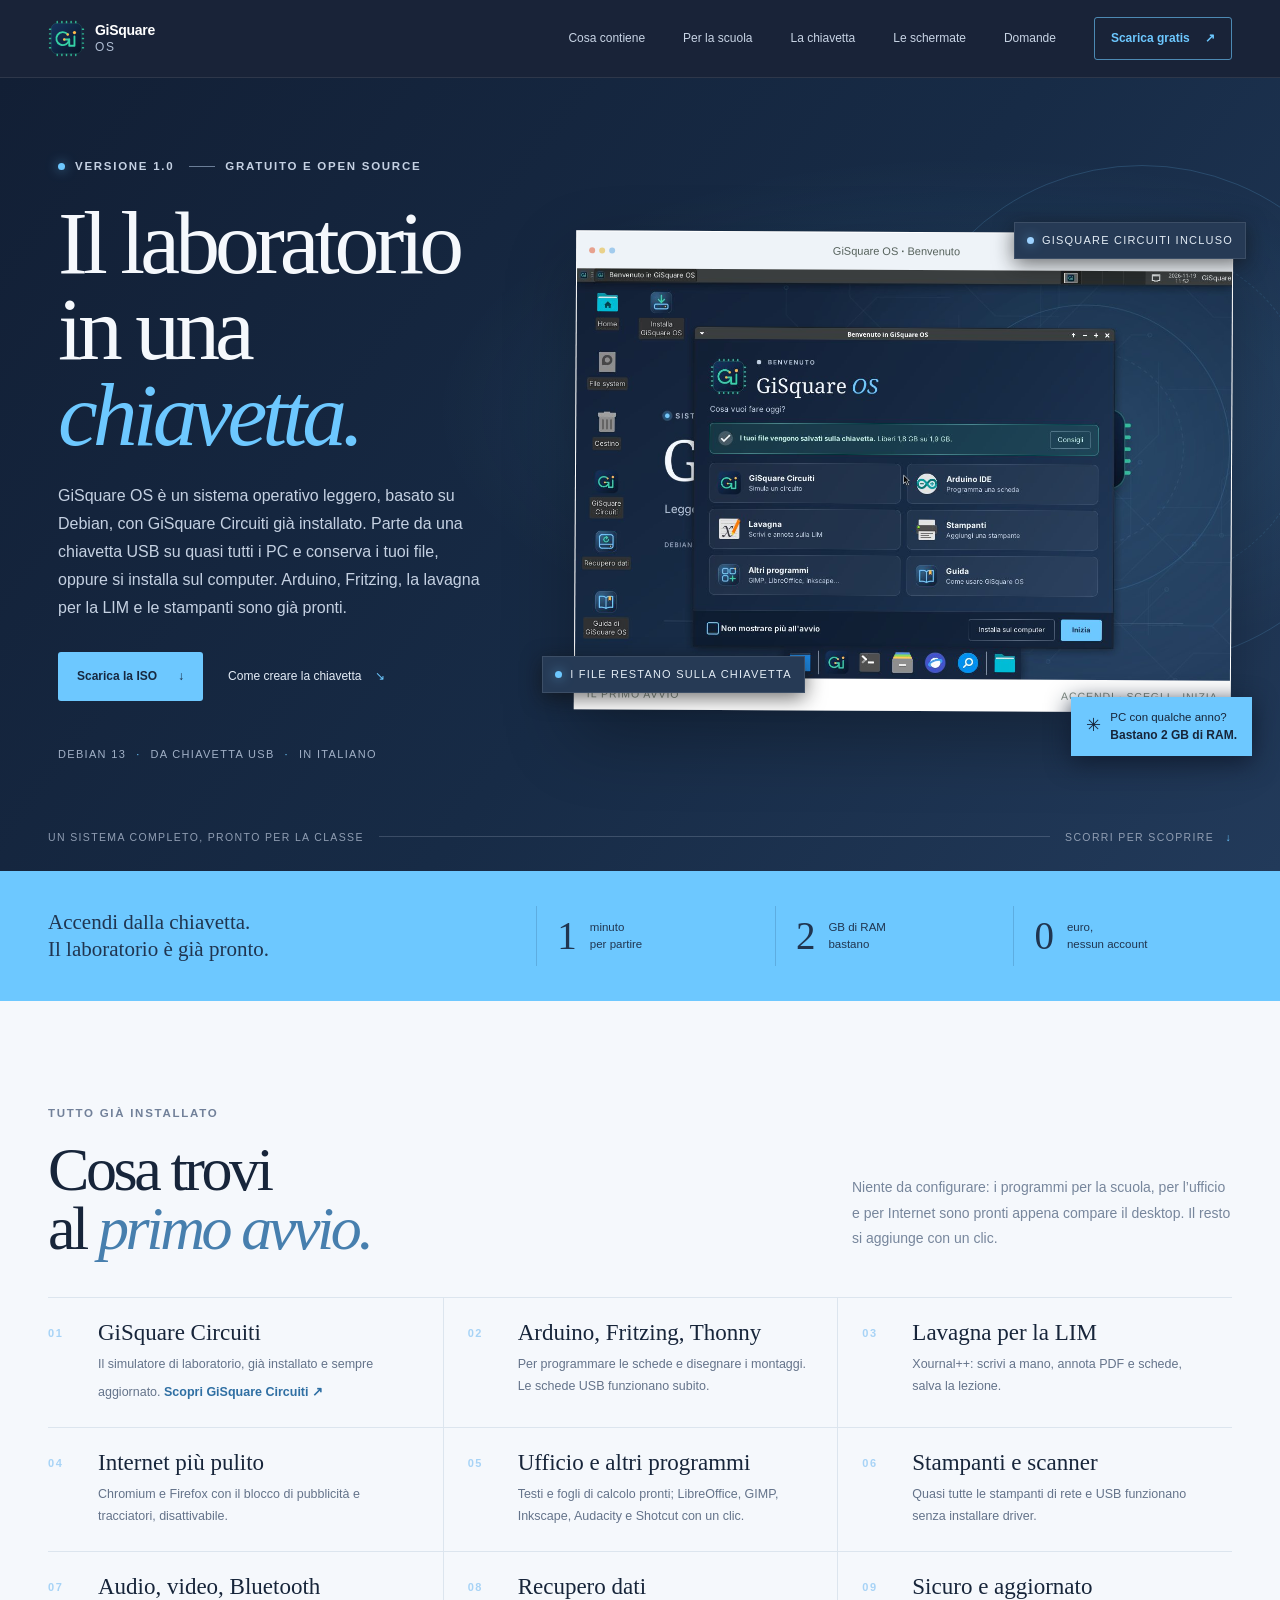
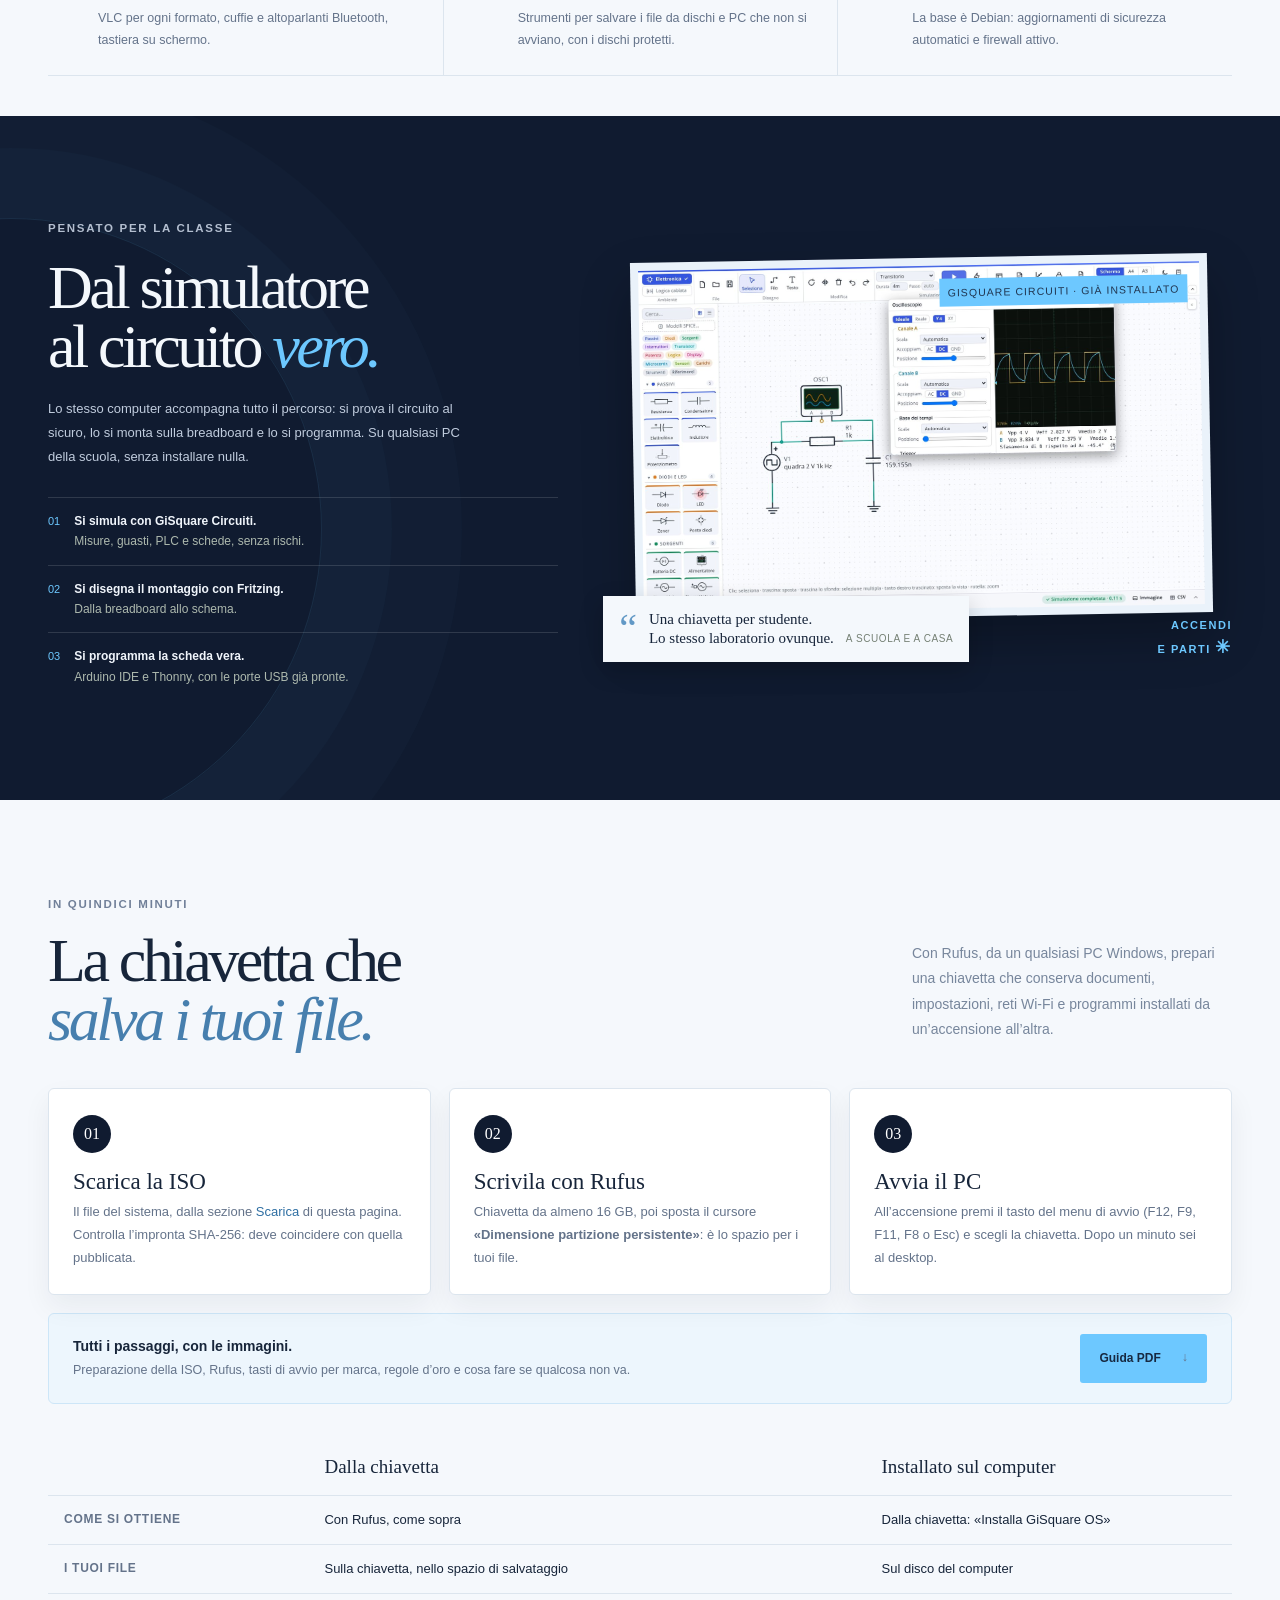
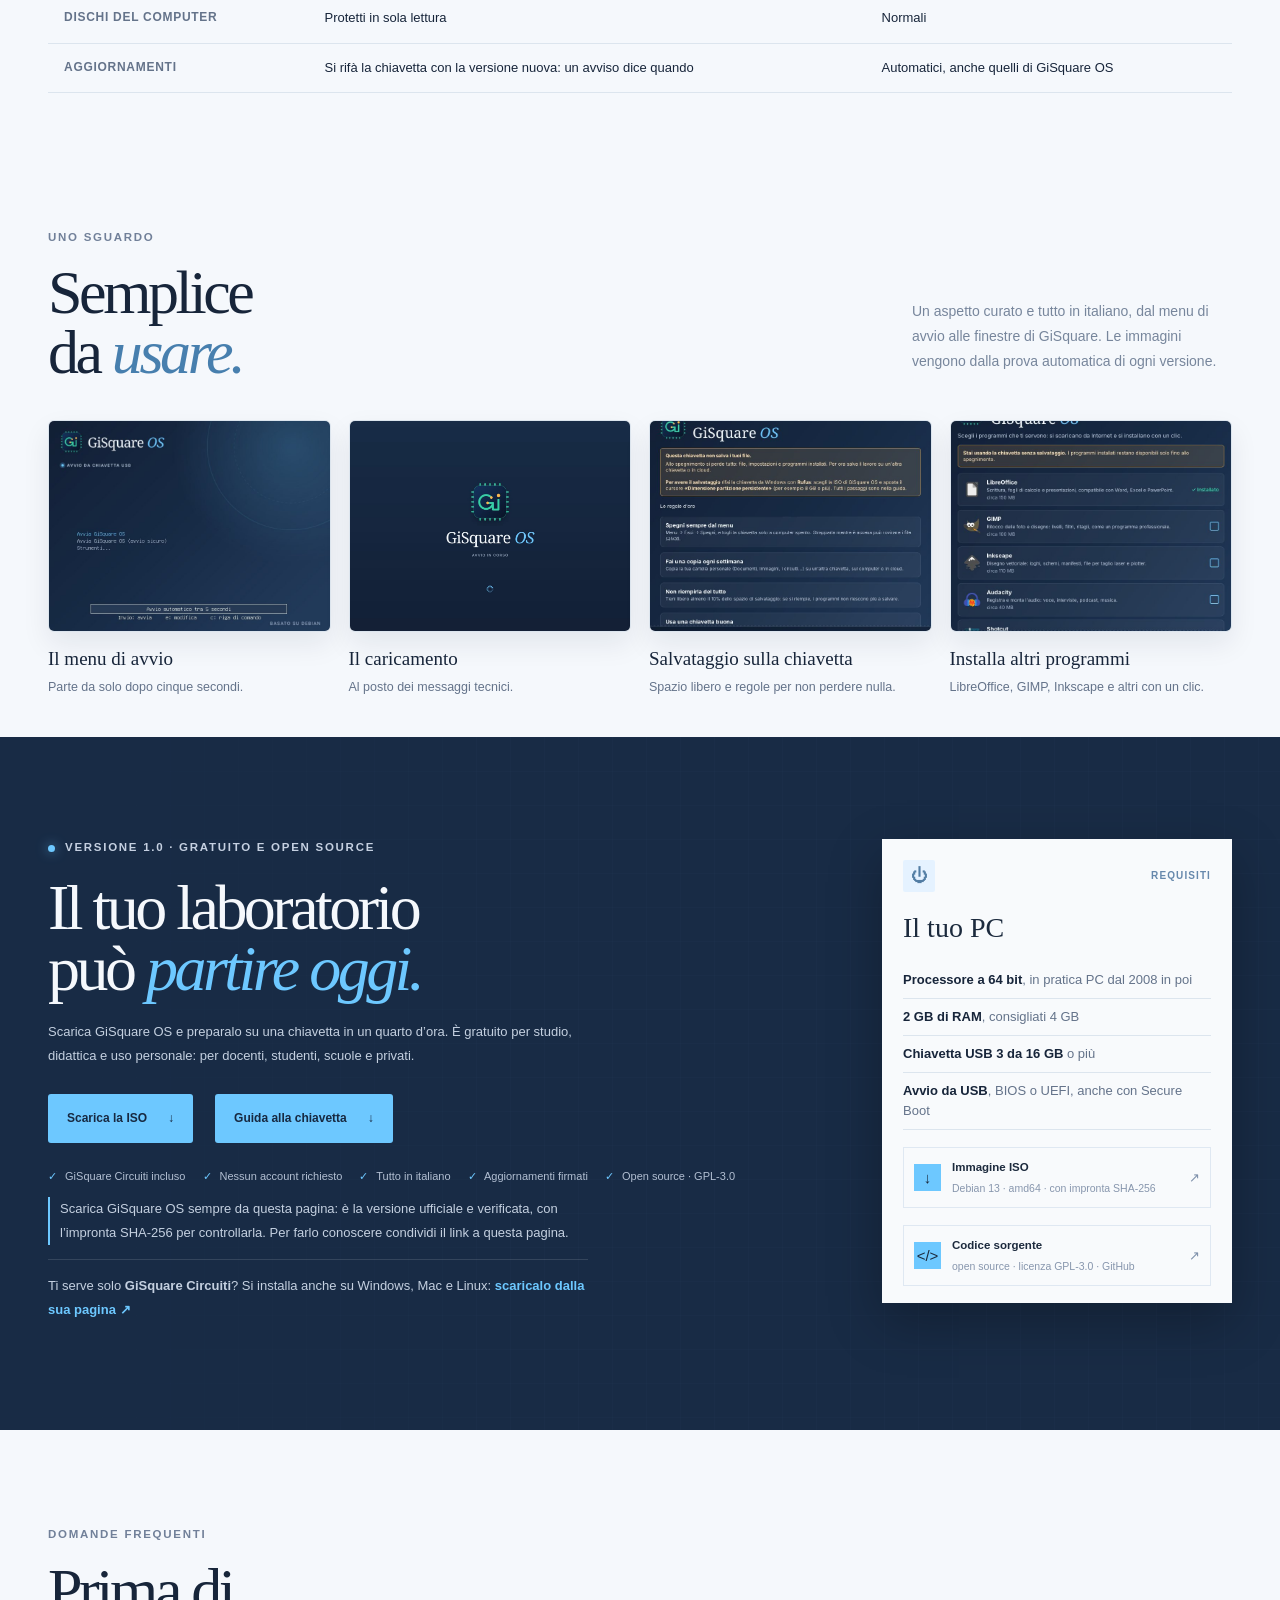
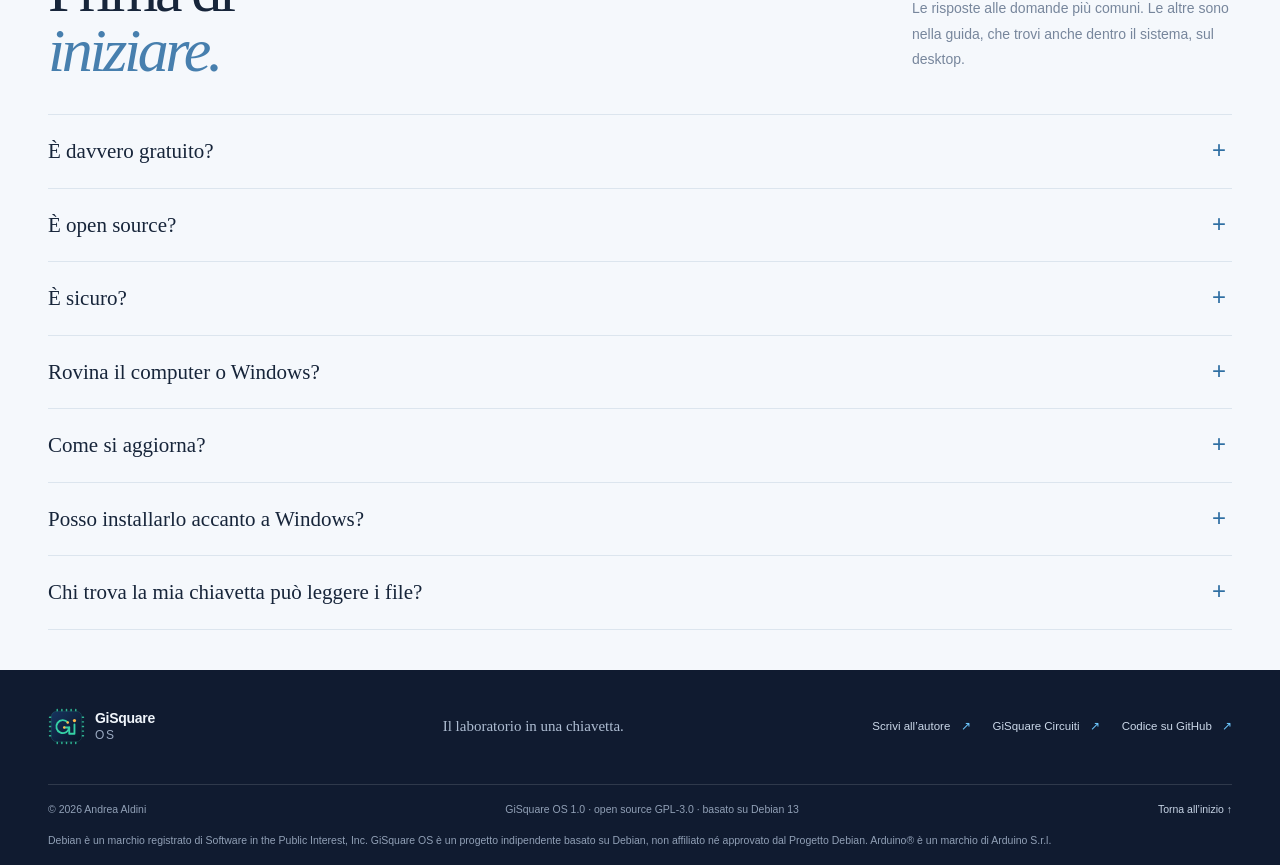
<file: sito/index.html>
<!doctype html>
<html lang="it">
<head>
  <meta charset="utf-8">
  <meta name="viewport" content="width=device-width, initial-scale=1">
  <meta name="theme-color" content="#101b30">
  <meta name="description" content="GiSquare OS: il sistema operativo leggero basato su Debian con GiSquare Circuiti già installato. Parte da una chiavetta USB salvando i tuoi file oppure si installa sul PC. Arduino IDE, Fritzing, lavagna per la LIM, stampanti e recupero dati. Gratuito, in italiano.">
  <link rel="canonical" href="https://gisquarecircuiti.github.io/GiSquareOS/">
  <meta property="og:type" content="website">
  <meta property="og:locale" content="it_IT">
  <meta property="og:site_name" content="GiSquare OS">
  <meta property="og:title" content="GiSquare OS — Il laboratorio in una chiavetta">
  <meta property="og:description" content="Il sistema operativo leggero con GiSquare Circuiti integrato: da chiavetta USB o installato sul PC. Pensato per la scuola.">
  <meta property="og:url" content="https://gisquarecircuiti.github.io/GiSquareOS/">
  <meta property="og:image" content="https://gisquarecircuiti.github.io/GiSquareOS/assets/desktop.jpg">
  <meta name="twitter:card" content="summary_large_image">
  <title>GiSquare OS — Il laboratorio in una chiavetta</title>
  <link rel="icon" type="image/svg+xml" href="assets/logo-gisquare-os.svg">
  <link rel="stylesheet" href="styles.css">
  <link rel="stylesheet" href="os.css">
  <script src="script.js" defer></script>
</head>
<body>
  <a class="skip-link" href="#contenuto">Vai al contenuto</a>
  <header class="site-header">
    <a class="brand" href="#inizio" aria-label="GiSquare OS, pagina iniziale">
      <img src="assets/logo-gisquare-os.svg" alt="" width="38" height="38">
      <span class="brand-name">GiSquare <span>OS</span></span>
    </a>
    <button class="menu-toggle" type="button" aria-expanded="false" aria-controls="site-nav" aria-label="Apri il menu"><span></span><span></span></button>
    <nav id="site-nav" class="site-nav" aria-label="Navigazione principale">
      <a href="#dentro">Cosa contiene</a>
      <a href="#scuola">Per la scuola</a>
      <a href="#chiavetta">La chiavetta</a>
      <a href="#schermate">Le schermate</a>
      <a href="#domande">Domande</a>
      <a class="nav-download" href="#scarica">Scarica gratis <span aria-hidden="true">↗</span></a>
    </nav>
  </header>

  <main id="contenuto">
    <section class="hero section-wrap" id="inizio">
      <div class="hero-copy">
        <div class="eyebrow"><span class="live-dot"></span> VERSIONE 1.0 <span class="eyebrow-rule"></span> GRATUITO E OPEN SOURCE</div>
        <h1>Il laboratorio<br>in una <em>chiavetta.</em></h1>
        <p class="hero-intro">GiSquare OS è un sistema operativo leggero, basato su Debian, con GiSquare Circuiti già installato. Parte da una chiavetta USB su quasi tutti i PC e conserva i tuoi file, oppure si installa sul computer. Arduino, Fritzing, la lavagna per la LIM e le stampanti sono già pronti.</p>
        <div class="hero-actions">
          <a class="button button-primary" href="#scarica">Scarica la ISO <span aria-hidden="true">↓</span></a>
          <a class="text-link" href="#chiavetta">Come creare la chiavetta <span aria-hidden="true">↘</span></a>
        </div>
        <div class="hero-meta"><span>DEBIAN 13</span><span class="meta-dot">·</span><span>DA CHIAVETTA USB</span><span class="meta-dot">·</span><span>IN ITALIANO</span></div>
      </div>
      <div class="hero-visual" aria-label="Il desktop di GiSquare OS con la finestra di benvenuto">
        <div class="visual-orbit orbit-one"></div><div class="visual-orbit orbit-two"></div>
        <div class="circuit-tag tag-spice"><span class="tag-signal"></span> GISQUARE CIRCUITI INCLUSO</div>
        <div class="circuit-tag tag-live"><span class="tag-signal"></span> I FILE RESTANO SULLA CHIAVETTA</div>
        <figure class="app-window">
          <div class="app-window-bar"><div class="window-lights"><i></i><i></i><i></i></div><span>GiSquare OS <b>·</b> Benvenuto</span><span class="window-status"><i></i> pronto</span></div>
          <img src="assets/desktop.jpg" width="1280" height="800" alt="Il desktop di GiSquare OS: a sinistra i collegamenti, al centro la finestra di benvenuto con GiSquare Circuiti, Arduino IDE, Lavagna, Stampanti, Altri programmi e Guida">
          <figcaption><span>IL PRIMO AVVIO</span><span>ACCENDI · SCEGLI · INIZIA</span></figcaption>
        </figure>
        <div class="hero-note"><span class="note-icon">✳</span><span>PC con qualche anno?<br><strong>Bastano 2 GB di RAM.</strong></span></div>
      </div>
      <div class="hero-bottom"><span>UN SISTEMA COMPLETO, PRONTO PER LA CLASSE</span><span class="hero-bottom-line"></span><span>SCORRI PER SCOPRIRE <b>↓</b></span></div>
    </section>

    <section class="intro-band" aria-label="GiSquare OS in tre numeri">
      <div class="intro-band-inner"><p>Accendi dalla chiavetta.<br><strong>Il laboratorio è già pronto.</strong></p><div class="intro-stat"><b>1</b><span>minuto<br>per partire</span></div><div class="intro-stat"><b>2</b><span>GB di RAM<br>bastano</span></div><div class="intro-stat"><b>0</b><span>euro,<br>nessun account</span></div></div>
    </section>

    <section class="news section-wrap" id="dentro" aria-labelledby="dentro-titolo">
      <div class="news-head"><div><div class="eyebrow eyebrow-dark">TUTTO GIÀ INSTALLATO</div><h2 id="dentro-titolo">Cosa trovi<br>al <em>primo avvio.</em></h2></div><p>Niente da configurare: i programmi per la scuola, per l’ufficio e per Internet sono pronti appena compare il desktop. Il resto si aggiunge con un clic.</p></div>
      <div class="news-grid">
        <div class="news-item"><span class="news-no">01</span><b>GiSquare Circuiti</b><span>Il simulatore di laboratorio, già installato e sempre aggiornato. <a class="os-link" href="https://gisquarecircuiti.github.io/GiSquareCircuiti/" target="_blank" rel="noopener">Scopri GiSquare Circuiti&nbsp;↗</a></span></div>
        <div class="news-item"><span class="news-no">02</span><b>Arduino, Fritzing, Thonny</b><span>Per programmare le schede e disegnare i montaggi. Le schede USB funzionano subito.</span></div>
        <div class="news-item"><span class="news-no">03</span><b>Lavagna per la LIM</b><span>Xournal++: scrivi a mano, annota PDF e schede, salva la lezione.</span></div>
        <div class="news-item"><span class="news-no">04</span><b>Internet più pulito</b><span>Chromium e Firefox con il blocco di pubblicità e tracciatori, disattivabile.</span></div>
        <div class="news-item"><span class="news-no">05</span><b>Ufficio e altri programmi</b><span>Testi e fogli di calcolo pronti; LibreOffice, GIMP, Inkscape, Audacity e Shotcut con un clic.</span></div>
        <div class="news-item"><span class="news-no">06</span><b>Stampanti e scanner</b><span>Quasi tutte le stampanti di rete e USB funzionano senza installare driver.</span></div>
        <div class="news-item"><span class="news-no">07</span><b>Audio, video, Bluetooth</b><span>VLC per ogni formato, cuffie e altoparlanti Bluetooth, tastiera su schermo.</span></div>
        <div class="news-item"><span class="news-no">08</span><b>Recupero dati</b><span>Strumenti per salvare i file da dischi e PC che non si avviano, con i dischi protetti.</span></div>
        <div class="news-item"><span class="news-no">09</span><b>Sicuro e aggiornato</b><span>La base è Debian: aggiornamenti di sicurezza automatici e firewall attivo.</span></div>
      </div>
    </section>

    <section class="learning" id="scuola">
      <div class="section-wrap learning-inner">
        <div class="learning-copy"><div class="eyebrow">PENSATO PER LA CLASSE</div><h2>Dal simulatore<br>al circuito <em>vero.</em></h2><p>Lo stesso computer accompagna tutto il percorso: si prova il circuito al sicuro, lo si monta sulla breadboard e lo si programma. Su qualsiasi PC della scuola, senza installare nulla.</p><div class="learning-list"><div><span>01</span><p><b>Si simula con GiSquare Circuiti.</b><br>Misure, guasti, PLC e schede, senza rischi.</p></div><div><span>02</span><p><b>Si disegna il montaggio con Fritzing.</b><br>Dalla breadboard allo schema.</p></div><div><span>03</span><p><b>Si programma la scheda vera.</b><br>Arduino IDE e Thonny, con le porte USB già pronte.</p></div></div></div>
        <div class="learning-visual"><div class="learning-image-frame"><img src="assets/circuiti-oscilloscopio.jpg" alt="GiSquare Circuiti: un circuito RC con l’oscilloscopio che mostra l’onda quadra e la carica del condensatore" width="1500" height="917" loading="lazy"><span class="image-index">GISQUARE CIRCUITI · GIÀ INSTALLATO</span></div><div class="learning-quote"><span>“</span><p>Una chiavetta per studente.<br><strong>Lo stesso laboratorio ovunque.</strong></p><small>A SCUOLA E A CASA</small></div><div class="learning-stamp">ACCENDI<br>E PARTI <span>✳</span></div></div>
      </div>
    </section>

    <section class="section-wrap os-section" id="chiavetta" aria-labelledby="chiavetta-titolo">
      <div class="section-heading"><div><div class="eyebrow eyebrow-dark">IN QUINDICI MINUTI</div><h2 id="chiavetta-titolo">La chiavetta che<br><em>salva i tuoi file.</em></h2></div><p>Con Rufus, da un qualsiasi PC Windows, prepari una chiavetta che conserva documenti, impostazioni, reti Wi-Fi e programmi installati da un’accensione all’altra.</p></div>
      <ol class="os-steps">
        <li class="os-step"><span class="os-step-no">01</span><h3>Scarica la ISO</h3><p>Il file del sistema, dalla sezione <a href="#scarica">Scarica</a> di questa pagina. Controlla l’impronta SHA-256: deve coincidere con quella pubblicata.</p></li>
        <li class="os-step"><span class="os-step-no">02</span><h3>Scrivila con Rufus</h3><p>Chiavetta da almeno 16 GB, poi sposta il cursore <b>«Dimensione partizione persistente»</b>: è lo spazio per i tuoi file.</p></li>
        <li class="os-step"><span class="os-step-no">03</span><h3>Avvia il PC</h3><p>All’accensione premi il tasto del menu di avvio (F12, F9, F11, F8 o Esc) e scegli la chiavetta. Dopo un minuto sei al desktop.</p></li>
      </ol>
      <div class="os-guide">
        <div><b>Tutti i passaggi, con le immagini.</b><span>Preparazione della ISO, Rufus, tasti di avvio per marca, regole d’oro e cosa fare se qualcosa non va.</span></div>
        <a class="button button-primary" href="documenti/GiSquare-OS-chiavetta-con-salvataggio.pdf">Guida PDF <span aria-hidden="true">↓</span></a>
      </div>
      <div class="os-compare-wrap">
        <table class="os-compare">
          <thead><tr><th></th><th>Dalla chiavetta</th><th>Installato sul computer</th></tr></thead>
          <tbody>
            <tr><th>Come si ottiene</th><td>Con Rufus, come sopra</td><td>Dalla chiavetta: «Installa GiSquare OS»</td></tr>
            <tr><th>I tuoi file</th><td>Sulla chiavetta, nello spazio di salvataggio</td><td>Sul disco del computer</td></tr>
            <tr><th>Dischi del computer</th><td>Protetti in sola lettura</td><td>Normali</td></tr>
            <tr><th>Aggiornamenti</th><td>Si rifà la chiavetta con la versione nuova: un avviso dice quando</td><td>Automatici, anche quelli di GiSquare OS</td></tr>
          </tbody>
        </table>
      </div>
    </section>

    <section class="section-wrap os-section" id="schermate" aria-labelledby="schermate-titolo">
      <div class="section-heading"><div><div class="eyebrow eyebrow-dark">UNO SGUARDO</div><h2 id="schermate-titolo">Semplice<br>da <em>usare.</em></h2></div><p>Un aspetto curato e tutto in italiano, dal menu di avvio alle finestre di GiSquare. Le immagini vengono dalla prova automatica di ogni versione.</p></div>
      <div class="os-gallery">
        <figure><img src="assets/menu-avvio.jpg" width="800" height="600" alt="Il menu di avvio della chiavetta con il conto alla rovescia" loading="lazy"><figcaption><b>Il menu di avvio</b><span>Parte da solo dopo cinque secondi.</span></figcaption></figure>
        <figure><img src="assets/caricamento.jpg" width="1280" height="800" alt="La schermata di caricamento con il logo di GiSquare OS" loading="lazy"><figcaption><b>Il caricamento</b><span>Al posto dei messaggi tecnici.</span></figcaption></figure>
        <figure><img src="assets/salvataggio.jpg" width="780" height="700" alt="La finestra Salvataggio sulla chiavetta con le regole d’oro" loading="lazy"><figcaption><b>Salvataggio sulla chiavetta</b><span>Spazio libero e regole per non perdere nulla.</span></figcaption></figure>
        <figure><img src="assets/programmi.jpg" width="760" height="640" alt="La finestra Installa altri programmi con LibreOffice, GIMP e Inkscape" loading="lazy"><figcaption><b>Installa altri programmi</b><span>LibreOffice, GIMP, Inkscape e altri con un clic.</span></figcaption></figure>
      </div>
    </section>

    <section class="download-section" id="scarica">
      <div class="download-grid"></div><div class="section-wrap download-inner"><div class="download-copy"><div class="eyebrow"><span class="live-dot"></span> VERSIONE 1.0 · GRATUITO E OPEN SOURCE</div><h2>Il tuo laboratorio<br>può <em>partire oggi.</em></h2><p>Scarica GiSquare OS e preparalo su una chiavetta in un quarto d’ora. È gratuito per studio, didattica e uso personale: per docenti, studenti, scuole e privati.</p><div class="download-actions"><a class="button button-light" href="https://github.com/gisquarecircuiti/GiSquareOS/releases/latest">Scarica la ISO <span aria-hidden="true">↓</span></a><a class="button button-light" href="documenti/GiSquare-OS-chiavetta-con-salvataggio.pdf">Guida alla chiavetta <span aria-hidden="true">↓</span></a></div><div class="download-meta"><span><i class="meta-check">✓</i> GiSquare Circuiti incluso</span><span><i class="meta-check">✓</i> Nessun account richiesto</span><span><i class="meta-check">✓</i> Tutto in italiano</span><span><i class="meta-check">✓</i> Aggiornamenti firmati</span><span><i class="meta-check">✓</i> Open source · GPL-3.0</span></div><p class="terms-note">Scarica GiSquare OS sempre da questa pagina: è la versione ufficiale e verificata, con l’impronta SHA-256 per controllarla. Per farlo conoscere condividi il link a questa pagina.</p><p class="os-solo-circuiti">Ti serve solo <b>GiSquare Circuiti</b>? Si installa anche su Windows, Mac e Linux: <a href="https://gisquarecircuiti.github.io/GiSquareCircuiti/#scarica" target="_blank" rel="noopener">scaricalo dalla sua pagina&nbsp;↗</a></p></div>
        <div class="platform-card"><div class="platform-card-head"><span class="platform-icon">⏻</span><span class="platform-status">REQUISITI</span></div><h3>Il tuo PC</h3><ul class="os-req"><li><b>Processore a 64 bit</b>, in pratica PC dal 2008 in poi</li><li><b>2 GB di RAM</b>, consigliati 4 GB</li><li><b>Chiavetta USB 3 da 16 GB</b> o più</li><li><b>Avvio da USB</b>, BIOS o UEFI, anche con Secure Boot</li></ul><a href="https://github.com/gisquarecircuiti/GiSquareOS/releases/latest" class="platform-file"><span class="file-icon">↓</span><span><b>Immagine ISO</b><small>Debian 13 · amd64 · con impronta SHA-256</small></span><span class="file-arrow">↗</span></a><a href="https://github.com/gisquarecircuiti/GiSquareOS" class="platform-file" target="_blank" rel="noreferrer"><span class="file-icon">&lt;/&gt;</span><span><b>Codice sorgente</b><small>open source · licenza GPL-3.0 · GitHub</small></span><span class="file-arrow">↗</span></a></div>
      </div>
    </section>

    <section class="section-wrap os-section" id="domande" aria-labelledby="domande-titolo">
      <div class="section-heading"><div><div class="eyebrow eyebrow-dark">DOMANDE FREQUENTI</div><h2 id="domande-titolo">Prima di<br><em>iniziare.</em></h2></div><p>Le risposte alle domande più comuni. Le altre sono nella guida, che trovi anche dentro il sistema, sul desktop.</p></div>
      <div class="os-faq">
        <details><summary>È davvero gratuito?</summary><p>Sì, per studio, didattica e uso personale. Non serve nessun account e non ci sono pubblicità.</p></details>
        <details><summary>È open source?</summary><p>Sì: GiSquare OS (script, grafica e configurazione) è software libero con licenza GNU GPL versione 3, e il codice è su <a class="os-link" href="https://github.com/gisquarecircuiti/GiSquareOS" target="_blank" rel="noreferrer">GitHub&nbsp;↗</a>. Quasi tutti i programmi inclusi sono software libero di Debian. Fa eccezione GiSquare Circuiti, che è gratuito ma non open source: ha la sua licenza d’uso.</p></details>
        <details><summary>È sicuro?</summary><p>La base è Debian 13, una delle distribuzioni Linux più solide: i programmi e gli aggiornamenti di sicurezza arrivano direttamente da Debian. Il firewall è attivo e il browser blocca pubblicità e tracciatori. Le parti GiSquare si aggiornano solo con pacchetti firmati.</p></details>
        <details><summary>Rovina il computer o Windows?</summary><p>No. Dalla chiavetta i dischi del computer sono protetti in sola lettura: GiSquare OS non scrive nulla sul PC. Spegni, togli la chiavetta e il computer riparte come prima.</p></details>
        <details><summary>Come si aggiorna?</summary><p>Installato sul computer si aggiorna da solo. Dalla chiavetta compare un avviso quando esce una versione nuova, con i passi per aggiornarla senza perdere i file. GiSquare Circuiti si aggiorna sempre da solo.</p></details>
        <details><summary>Posso installarlo accanto a Windows?</summary><p>Sì: dalla chiavetta fai doppio clic su «Installa GiSquare OS» e scegli di installarlo accanto al sistema esistente. All’accensione scegli quale avviare.</p></details>
        <details><summary>Chi trova la mia chiavetta può leggere i file?</summary><p>Sì: lo spazio di salvataggio non è protetto da password. Non tenerci dati riservati e fai una copia dei tuoi file ogni settimana.</p></details>
      </div>
    </section>
  </main>

  <footer class="site-footer"><div class="section-wrap footer-main"><a class="brand footer-brand" href="#inizio"><img src="assets/logo-gisquare-os.svg" alt="" width="34" height="34"><span class="brand-name">GiSquare <span>OS</span></span></a><p>Il laboratorio in una chiavetta.</p><div class="footer-links"><a href="mailto:gisquare.circuiti@gmail.com?subject=GiSquare%20OS">Scrivi all’autore <span>↗</span></a><a href="https://gisquarecircuiti.github.io/GiSquareCircuiti/" target="_blank" rel="noopener">GiSquare Circuiti <span>↗</span></a><a class="footer-github" href="https://github.com/gisquarecircuiti/GiSquareOS" target="_blank" rel="noreferrer">Codice su GitHub <span>↗</span></a></div></div><div class="section-wrap footer-bottom"><span>© 2026 Andrea Aldini</span><span>GiSquare OS 1.0 · open source GPL-3.0 · basato su Debian 13</span><a href="#inizio">Torna all’inizio ↑</a></div><p class="trademark-note">Debian è un marchio registrato di Software in the Public Interest, Inc. GiSquare OS è un progetto indipendente basato su Debian, non affiliato né approvato dal Progetto Debian. Arduino® è un marchio di Arduino S.r.l.</p></footer>
</body>
</html>
</file>
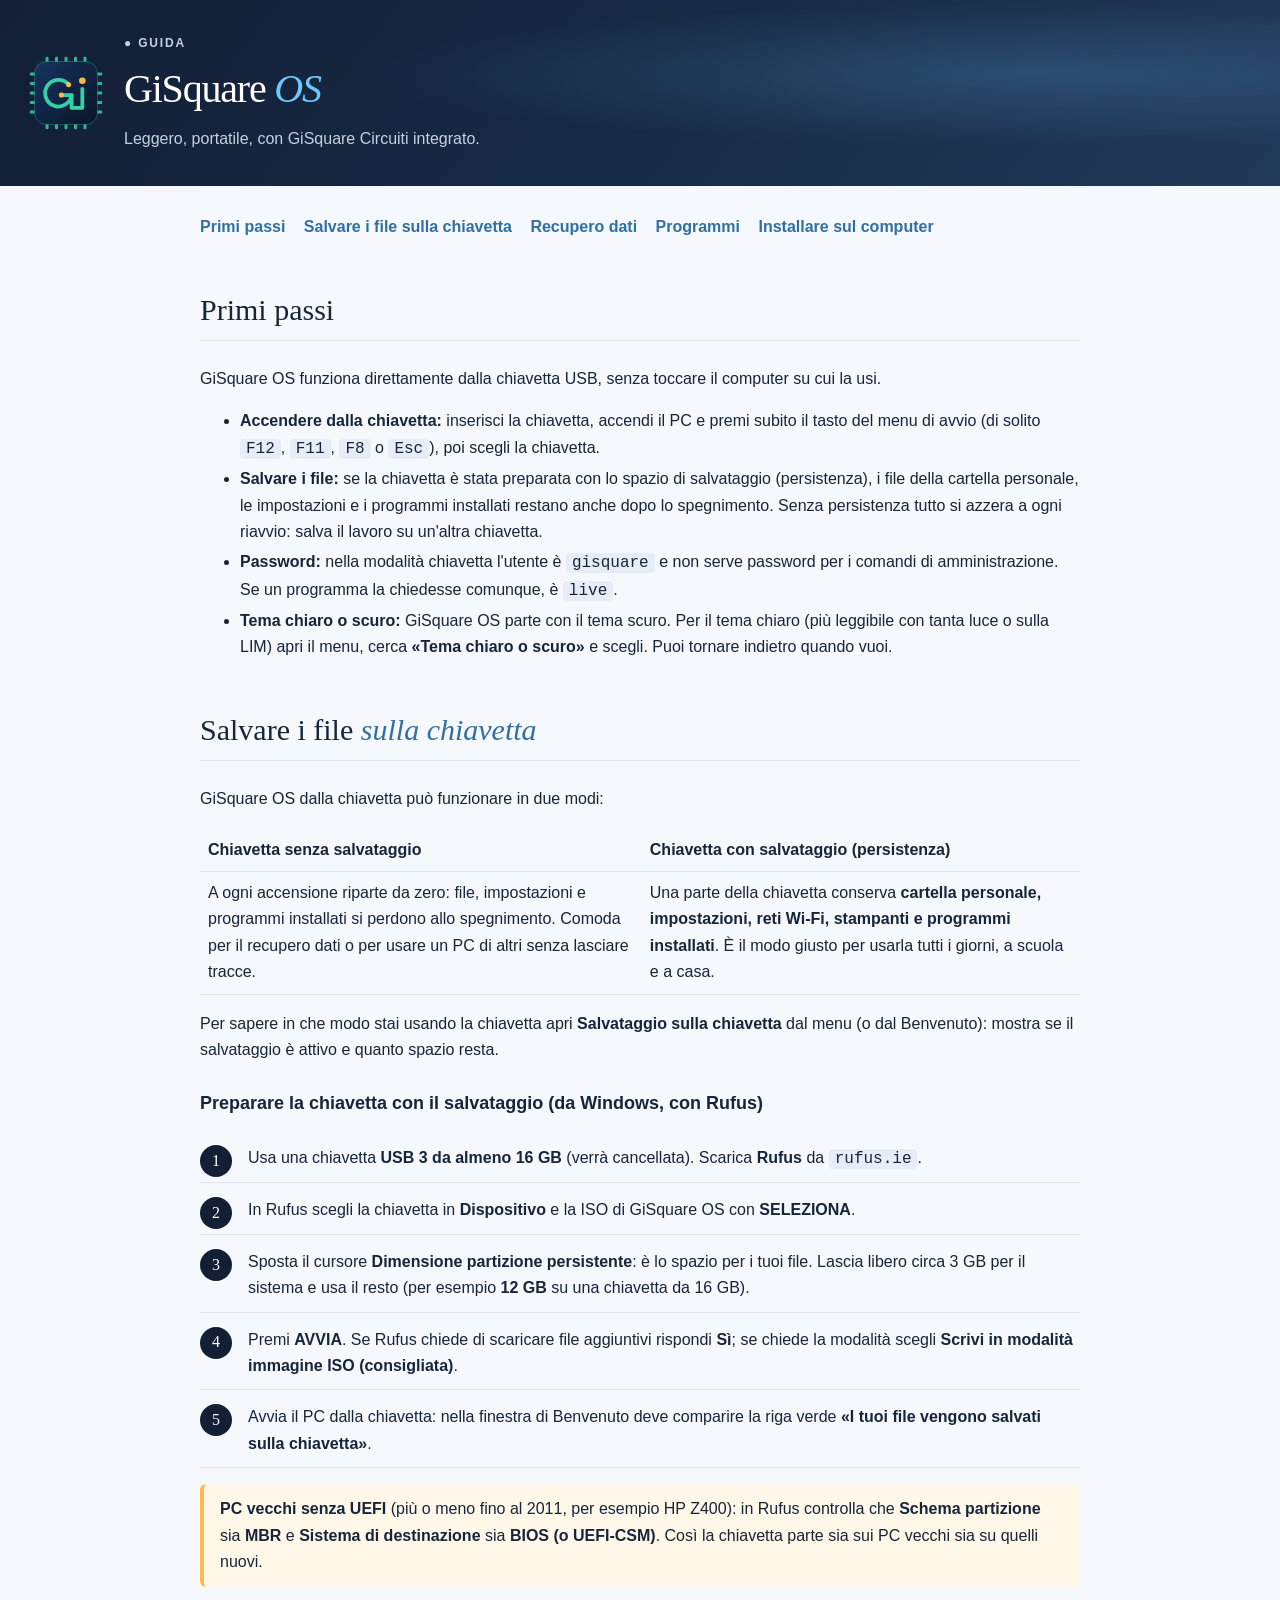
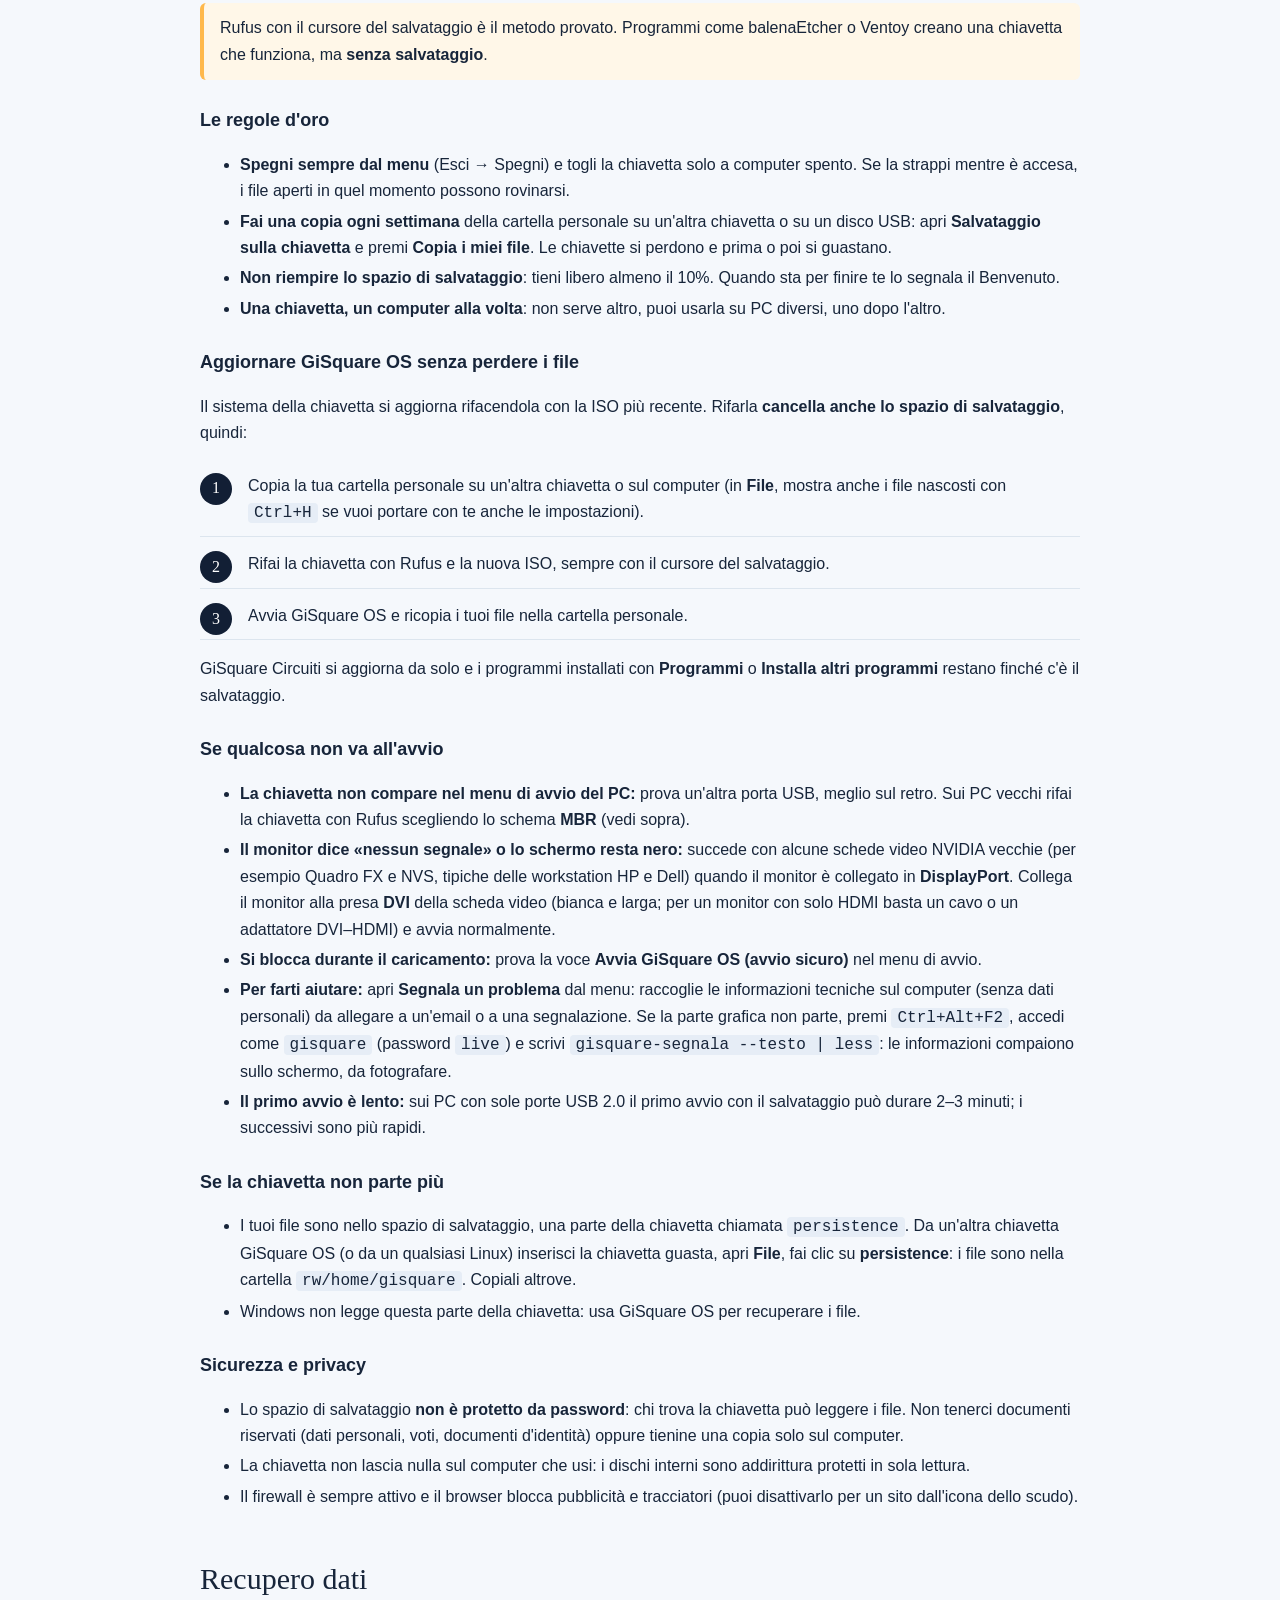
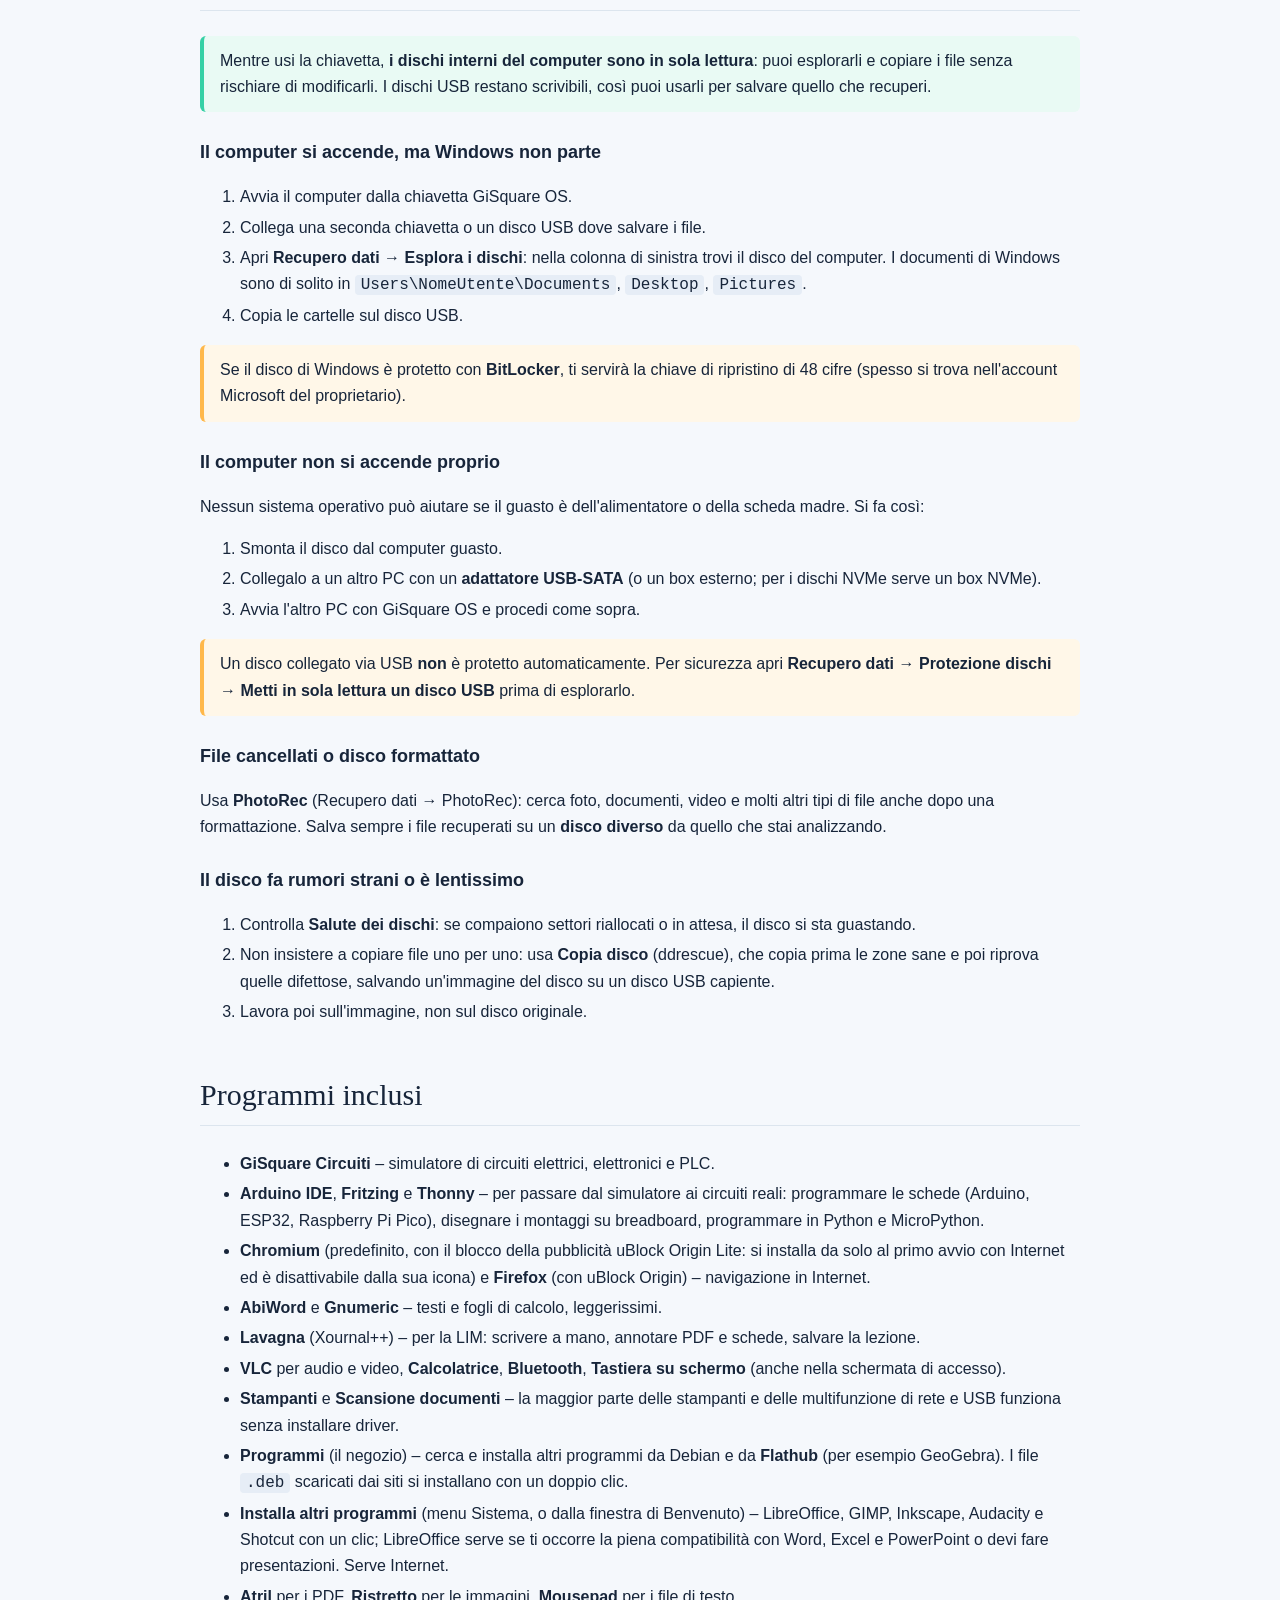
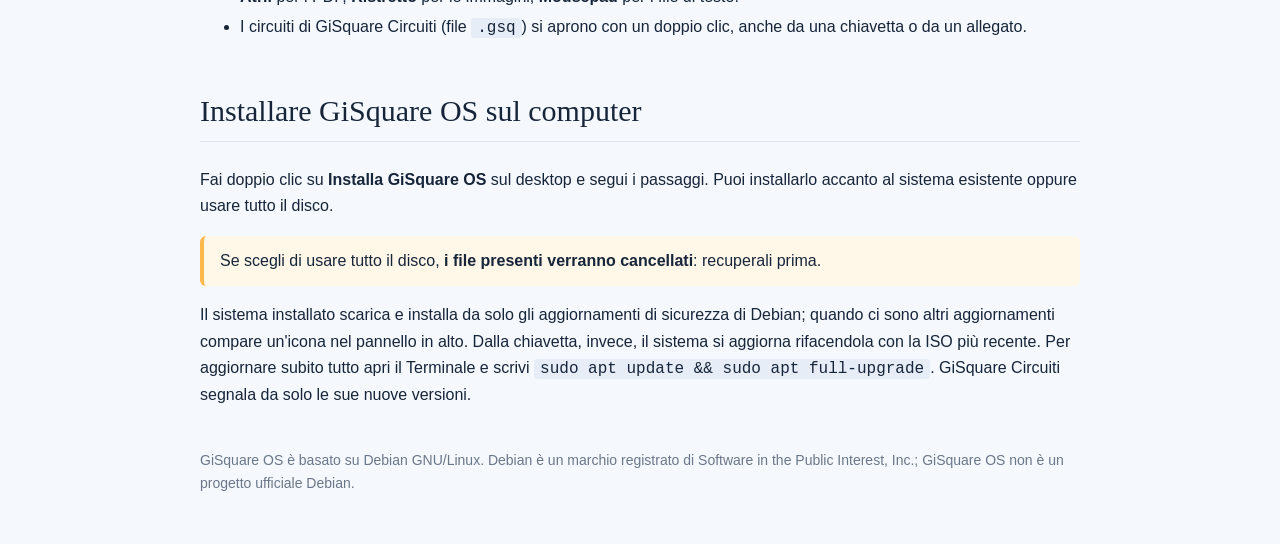
<file: config/includes.chroot/usr/share/gisquare-os/guida.html>
<!DOCTYPE html>
<html lang="it">
<head>
<meta charset="utf-8">
<meta name="viewport" content="width=device-width, initial-scale=1">
<title>Guida di GiSquare OS</title>
<style>
  :root { --notte:#121f35; --notte2:#172b46; --notte3:#223a5a; --azzurro:#6dc8ff; --azzurro-chiaro:#b7e7ff;
          --inchiostro:#17253a; --tenue:#64738a; --carta:#f5f8fc; --linea:#dce5ee; --verde:#35d0a5; --ambra:#ffb84a; }
  body { margin:0; font-family:Inter,"Open Sans",sans-serif; color:var(--inchiostro); background:var(--carta); line-height:1.65; font-size:16px; }
  header { background:radial-gradient(ellipse at 80% 40%,rgba(109,200,255,.18),transparent 45%),
                      linear-gradient(128deg,var(--notte) 0%,var(--notte2) 55%,var(--notte3) 100%);
           color:#fff; padding:34px 28px; display:flex; gap:20px; align-items:center; }
  header img { width:76px; height:76px; }
  header .occhiello { color:#c5d1e3; font-size:12px; font-weight:600; letter-spacing:.15em; text-transform:uppercase; }
  header h1 { margin:2px 0 0; font-family:"Noto Serif",Georgia,serif; font-weight:400; font-size:40px; letter-spacing:-.03em; }
  header h1 em { color:var(--azzurro); }
  header p { margin:4px 0 0; color:#c5d1e2; }
  main { max-width:880px; margin:0 auto; padding:8px 26px 48px; }
  h2 { font-family:"Noto Serif",Georgia,serif; font-weight:400; font-size:30px; color:var(--inchiostro);
       border-bottom:1px solid var(--linea); padding-bottom:6px; margin-top:44px; }
  h2 em { color:#2f6fa3; }
  h3 { margin:26px 0 6px; font-size:18px; }
  .nota { background:#fff7e8; border-left:4px solid var(--ambra); padding:12px 16px; border-radius:6px; }
  .ok { background:#e9faf4; border-left:4px solid var(--verde); padding:12px 16px; border-radius:6px; }
  .passi { counter-reset:passo; list-style:none; padding-left:0; }
  .passi li { counter-increment:passo; position:relative; padding:10px 0 10px 48px; border-bottom:1px solid var(--linea); }
  .passi li::before { content:counter(passo); position:absolute; left:0; top:10px; width:32px; height:32px; border-radius:50%;
                      background:var(--notte); color:#fff; font-family:"Noto Serif",serif; display:flex; align-items:center; justify-content:center; }
  code { background:#e6edf6; padding:1px 6px; border-radius:4px; }
  nav { margin-top:12px; } nav a { display:inline-block; margin:8px 14px 0 0; color:#2f6fa3; font-weight:600; text-decoration:none; }
  nav a:hover { text-decoration:underline; }
  table { border-collapse:collapse; width:100%; margin:10px 0; } td, th { border-bottom:1px solid var(--linea); padding:8px; text-align:left; vertical-align:top; }
  li { margin:4px 0; }
</style>
</head>
<body>
<header>
  <img src="logo.svg" alt="">
  <div><div class="occhiello">● Guida</div><h1>GiSquare <em>OS</em></h1><p>Leggero, portatile, con GiSquare Circuiti integrato.</p></div>
</header>
<main>
<nav>
  <a href="#inizio">Primi passi</a>
  <a href="#chiavetta">Salvare i file sulla chiavetta</a>
  <a href="#recupero">Recupero dati</a>
  <a href="#programmi">Programmi</a>
  <a href="#installare">Installare sul computer</a>
</nav>

<h2 id="inizio">Primi passi</h2>
<p>GiSquare OS funziona direttamente dalla chiavetta USB, senza toccare il computer su cui la usi.</p>
<ul>
  <li><b>Accendere dalla chiavetta:</b> inserisci la chiavetta, accendi il PC e premi subito il tasto del menu di avvio
      (di solito <code>F12</code>, <code>F11</code>, <code>F8</code> o <code>Esc</code>), poi scegli la chiavetta.</li>
  <li><b>Salvare i file:</b> se la chiavetta è stata preparata con lo spazio di salvataggio (persistenza), i file
      della cartella personale, le impostazioni e i programmi installati restano anche dopo lo spegnimento.
      Senza persistenza tutto si azzera a ogni riavvio: salva il lavoro su un'altra chiavetta.</li>
  <li><b>Password:</b> nella modalità chiavetta l'utente è <code>gisquare</code> e non serve password per i comandi di amministrazione.
      Se un programma la chiedesse comunque, è <code>live</code>.</li>
  <li><b>Tema chiaro o scuro:</b> GiSquare OS parte con il tema scuro. Per il tema chiaro (più leggibile con tanta
      luce o sulla LIM) apri il menu, cerca <b>«Tema chiaro o scuro»</b> e scegli. Puoi tornare indietro quando vuoi.</li>
</ul>

<h2 id="chiavetta">Salvare i file <em>sulla chiavetta</em></h2>
<p>GiSquare OS dalla chiavetta può funzionare in due modi:</p>
<table>
  <tr><th>Chiavetta senza salvataggio</th><th>Chiavetta con salvataggio (persistenza)</th></tr>
  <tr><td>A ogni accensione riparte da zero: file, impostazioni e programmi installati si perdono allo spegnimento.
          Comoda per il recupero dati o per usare un PC di altri senza lasciare tracce.</td>
      <td>Una parte della chiavetta conserva <b>cartella personale, impostazioni, reti Wi-Fi, stampanti e programmi installati</b>.
          È il modo giusto per usarla tutti i giorni, a scuola e a casa.</td></tr>
</table>
<p>Per sapere in che modo stai usando la chiavetta apri <b>Salvataggio sulla chiavetta</b> dal menu (o dal Benvenuto):
mostra se il salvataggio è attivo e quanto spazio resta.</p>

<h3>Preparare la chiavetta con il salvataggio (da Windows, con Rufus)</h3>
<ol class="passi">
  <li>Usa una chiavetta <b>USB 3 da almeno 16 GB</b> (verrà cancellata). Scarica <b>Rufus</b> da <code>rufus.ie</code>.</li>
  <li>In Rufus scegli la chiavetta in <b>Dispositivo</b> e la ISO di GiSquare OS con <b>SELEZIONA</b>.</li>
  <li>Sposta il cursore <b>Dimensione partizione persistente</b>: è lo spazio per i tuoi file. Lascia libero circa
      3 GB per il sistema e usa il resto (per esempio <b>12 GB</b> su una chiavetta da 16 GB).</li>
  <li>Premi <b>AVVIA</b>. Se Rufus chiede di scaricare file aggiuntivi rispondi <b>Sì</b>; se chiede la modalità scegli
      <b>Scrivi in modalità immagine ISO (consigliata)</b>.</li>
  <li>Avvia il PC dalla chiavetta: nella finestra di Benvenuto deve comparire la riga verde
      <b>«I tuoi file vengono salvati sulla chiavetta»</b>.</li>
</ol>
<p class="nota"><b>PC vecchi senza UEFI</b> (più o meno fino al 2011, per esempio HP Z400): in Rufus controlla che
<b>Schema partizione</b> sia <b>MBR</b> e <b>Sistema di destinazione</b> sia <b>BIOS (o UEFI-CSM)</b>. Così la chiavetta
parte sia sui PC vecchi sia su quelli nuovi.</p>
<p class="nota">Rufus con il cursore del salvataggio è il metodo provato. Programmi come balenaEtcher o Ventoy creano
una chiavetta che funziona, ma <b>senza salvataggio</b>.</p>

<h3>Le regole d'oro</h3>
<ul>
  <li><b>Spegni sempre dal menu</b> (Esci → Spegni) e togli la chiavetta solo a computer spento. Se la strappi mentre è accesa,
      i file aperti in quel momento possono rovinarsi.</li>
  <li><b>Fai una copia ogni settimana</b> della cartella personale su un'altra chiavetta o su un disco USB: apri
      <b>Salvataggio sulla chiavetta</b> e premi <b>Copia i miei file</b>. Le chiavette si perdono e prima o poi si guastano.</li>
  <li><b>Non riempire lo spazio di salvataggio</b>: tieni libero almeno il 10%. Quando sta per finire te lo segnala il Benvenuto.</li>
  <li><b>Una chiavetta, un computer alla volta</b>: non serve altro, puoi usarla su PC diversi, uno dopo l'altro.</li>
</ul>

<h3 id="aggiornare">Aggiornare GiSquare OS senza perdere i file</h3>
<p>Il sistema della chiavetta si aggiorna rifacendola con la ISO più recente. Rifarla <b>cancella anche lo spazio di salvataggio</b>, quindi:</p>
<ol class="passi">
  <li>Copia la tua cartella personale su un'altra chiavetta o sul computer (in <b>File</b>, mostra anche i file nascosti
      con <code>Ctrl+H</code> se vuoi portare con te anche le impostazioni).</li>
  <li>Rifai la chiavetta con Rufus e la nuova ISO, sempre con il cursore del salvataggio.</li>
  <li>Avvia GiSquare OS e ricopia i tuoi file nella cartella personale.</li>
</ol>
<p>GiSquare Circuiti si aggiorna da solo e i programmi installati con <b>Programmi</b> o <b>Installa altri programmi</b>
restano finché c'è il salvataggio.</p>

<h3 id="problemi">Se qualcosa non va all'avvio</h3>
<ul>
  <li><b>La chiavetta non compare nel menu di avvio del PC:</b> prova un'altra porta USB, meglio sul retro. Sui PC vecchi
      rifai la chiavetta con Rufus scegliendo lo schema <b>MBR</b> (vedi sopra).</li>
  <li><b>Il monitor dice «nessun segnale» o lo schermo resta nero:</b> succede con alcune schede video NVIDIA vecchie
      (per esempio Quadro FX e NVS, tipiche delle workstation HP e Dell) quando il monitor è collegato in
      <b>DisplayPort</b>. Collega il monitor alla presa <b>DVI</b> della scheda video (bianca e larga; per un monitor con
      solo HDMI basta un cavo o un adattatore DVI–HDMI) e avvia normalmente.</li>
  <li><b>Si blocca durante il caricamento:</b> prova la voce <b>Avvia GiSquare OS (avvio sicuro)</b> nel menu di avvio.</li>
  <li><b>Per farti aiutare:</b> apri <b>Segnala un problema</b> dal menu: raccoglie le informazioni tecniche sul computer
      (senza dati personali) da allegare a un'email o a una segnalazione. Se la parte grafica non parte, premi
      <code>Ctrl+Alt+F2</code>, accedi come <code>gisquare</code> (password <code>live</code>) e scrivi
      <code>gisquare-segnala --testo | less</code>: le informazioni compaiono sullo schermo, da fotografare.</li>
  <li><b>Il primo avvio è lento:</b> sui PC con sole porte USB 2.0 il primo avvio con il salvataggio può durare 2–3 minuti;
      i successivi sono più rapidi.</li>
</ul>

<h3>Se la chiavetta non parte più</h3>
<ul>
  <li>I tuoi file sono nello spazio di salvataggio, una parte della chiavetta chiamata <code>persistence</code>.
      Da un'altra chiavetta GiSquare OS (o da un qualsiasi Linux) inserisci la chiavetta guasta, apri <b>File</b>,
      fai clic su <b>persistence</b>: i file sono nella cartella <code>rw/home/gisquare</code>. Copiali altrove.</li>
  <li>Windows non legge questa parte della chiavetta: usa GiSquare OS per recuperare i file.</li>
</ul>

<h3>Sicurezza e privacy</h3>
<ul>
  <li>Lo spazio di salvataggio <b>non è protetto da password</b>: chi trova la chiavetta può leggere i file. Non tenerci
      documenti riservati (dati personali, voti, documenti d'identità) oppure tienine una copia solo sul computer.</li>
  <li>La chiavetta non lascia nulla sul computer che usi: i dischi interni sono addirittura protetti in sola lettura.</li>
  <li>Il firewall è sempre attivo e il browser blocca pubblicità e tracciatori (puoi disattivarlo per un sito dall'icona dello scudo).</li>
</ul>

<h2 id="recupero">Recupero dati</h2>
<div class="ok">Mentre usi la chiavetta, <b>i dischi interni del computer sono in sola lettura</b>: puoi esplorarli e copiare i file
senza rischiare di modificarli. I dischi USB restano scrivibili, così puoi usarli per salvare quello che recuperi.</div>

<h3>Il computer si accende, ma Windows non parte</h3>
<ol>
  <li>Avvia il computer dalla chiavetta GiSquare OS.</li>
  <li>Collega una seconda chiavetta o un disco USB dove salvare i file.</li>
  <li>Apri <b>Recupero dati → Esplora i dischi</b>: nella colonna di sinistra trovi il disco del computer.
      I documenti di Windows sono di solito in <code>Users\NomeUtente\Documents</code>, <code>Desktop</code>, <code>Pictures</code>.</li>
  <li>Copia le cartelle sul disco USB.</li>
</ol>
<p class="nota">Se il disco di Windows è protetto con <b>BitLocker</b>, ti servirà la chiave di ripristino di 48 cifre
(spesso si trova nell'account Microsoft del proprietario).</p>

<h3>Il computer non si accende proprio</h3>
<p>Nessun sistema operativo può aiutare se il guasto è dell'alimentatore o della scheda madre. Si fa così:</p>
<ol>
  <li>Smonta il disco dal computer guasto.</li>
  <li>Collegalo a un altro PC con un <b>adattatore USB-SATA</b> (o un box esterno; per i dischi NVMe serve un box NVMe).</li>
  <li>Avvia l'altro PC con GiSquare OS e procedi come sopra.</li>
</ol>
<p class="nota">Un disco collegato via USB <b>non</b> è protetto automaticamente. Per sicurezza apri
<b>Recupero dati → Protezione dischi → Metti in sola lettura un disco USB</b> prima di esplorarlo.</p>

<h3>File cancellati o disco formattato</h3>
<p>Usa <b>PhotoRec</b> (Recupero dati → PhotoRec): cerca foto, documenti, video e molti altri tipi di file anche
dopo una formattazione. Salva sempre i file recuperati su un <b>disco diverso</b> da quello che stai analizzando.</p>

<h3>Il disco fa rumori strani o è lentissimo</h3>
<ol>
  <li>Controlla <b>Salute dei dischi</b>: se compaiono settori riallocati o in attesa, il disco si sta guastando.</li>
  <li>Non insistere a copiare file uno per uno: usa <b>Copia disco</b> (ddrescue), che copia prima le zone sane
      e poi riprova quelle difettose, salvando un'immagine del disco su un disco USB capiente.</li>
  <li>Lavora poi sull'immagine, non sul disco originale.</li>
</ol>

<h2 id="programmi">Programmi inclusi</h2>
<ul>
  <li><b>GiSquare Circuiti</b> – simulatore di circuiti elettrici, elettronici e PLC.</li>
  <li><b>Arduino IDE</b>, <b>Fritzing</b> e <b>Thonny</b> – per passare dal simulatore ai circuiti reali: programmare le schede (Arduino, ESP32, Raspberry Pi Pico), disegnare i montaggi su breadboard, programmare in Python e MicroPython.</li>
  <li><b>Chromium</b> (predefinito, con il blocco della pubblicità uBlock Origin Lite: si installa da solo al primo avvio con Internet ed è disattivabile dalla sua icona) e <b>Firefox</b> (con uBlock Origin) – navigazione in Internet.</li>
  <li><b>AbiWord</b> e <b>Gnumeric</b> – testi e fogli di calcolo, leggerissimi.</li>
  <li><b>Lavagna</b> (Xournal++) – per la LIM: scrivere a mano, annotare PDF e schede, salvare la lezione.</li>
  <li><b>VLC</b> per audio e video, <b>Calcolatrice</b>, <b>Bluetooth</b>, <b>Tastiera su schermo</b> (anche nella schermata di accesso).</li>
  <li><b>Stampanti</b> e <b>Scansione documenti</b> – la maggior parte delle stampanti e delle multifunzione di rete e USB funziona senza installare driver.</li>
  <li><b>Programmi</b> (il negozio) – cerca e installa altri programmi da Debian e da <b>Flathub</b> (per esempio GeoGebra). I file <code>.deb</code> scaricati dai siti si installano con un doppio clic.</li>
  <li><b>Installa altri programmi</b> (menu Sistema, o dalla finestra di Benvenuto) – LibreOffice, GIMP, Inkscape, Audacity e Shotcut con un clic; LibreOffice serve se ti occorre la piena compatibilità con Word, Excel e PowerPoint
      o devi fare presentazioni. Serve Internet.</li>
  <li><b>Atril</b> per i PDF, <b>Ristretto</b> per le immagini, <b>Mousepad</b> per i file di testo.</li>
  <li>I circuiti di GiSquare Circuiti (file <code>.gsq</code>) si aprono con un doppio clic, anche da una chiavetta o da un allegato.</li>
</ul>

<h2 id="installare">Installare GiSquare OS sul computer</h2>
<p>Fai doppio clic su <b>Installa GiSquare OS</b> sul desktop e segui i passaggi.
Puoi installarlo accanto al sistema esistente oppure usare tutto il disco.</p>
<p class="nota">Se scegli di usare tutto il disco, <b>i file presenti verranno cancellati</b>: recuperali prima.</p>
<p>Il sistema installato scarica e installa da solo gli aggiornamenti di sicurezza di Debian; quando ci sono altri aggiornamenti compare un'icona nel pannello in alto. Dalla chiavetta, invece, il sistema si aggiorna rifacendola con la ISO più recente. Per aggiornare subito tutto apri il Terminale e scrivi <code>sudo apt update &amp;&amp; sudo apt full-upgrade</code>. GiSquare Circuiti segnala da solo le sue nuove versioni.</p>

<p style="margin-top:40px;color:#6b778a;font-size:14px">GiSquare OS è basato su Debian GNU/Linux. Debian è un marchio registrato
di Software in the Public Interest, Inc.; GiSquare OS non è un progetto ufficiale Debian.</p>
</main>
</body>
</html>
</file>
<file: sito/styles.css>
:root{--ink:#17253a;--forest:#101b30;--forest-2:#182b45;--muted:#64738a;--accent:#6dc8ff;--accent-soft:#b7e7ff;--paper:#f5f8fc;--white:#fff;--line:#dce5ee;--blue:#a7d3f6;--peach:#ffc2a4;--serif:Georgia,'Times New Roman',serif;--sans:Inter,'Aptos','Segoe UI',Arial,sans-serif;--wrap:min(1200px,calc(100% - 96px))}
*{box-sizing:border-box}html{scroll-behavior:smooth;scroll-padding-top:84px}body{margin:0;background:var(--paper);color:var(--ink);font-family:var(--sans);font-size:15px;line-height:1.55;-webkit-font-smoothing:antialiased}a{color:inherit;text-decoration:none}button{font:inherit}.section-wrap{width:var(--wrap);max-width:1200px;margin-inline:auto}.skip-link{position:absolute;top:-80px;left:20px;z-index:50;background:var(--accent);padding:12px 16px;color:var(--ink)}.skip-link:focus{top:10px}.site-header{height:78px;padding:0 max(calc((100vw - 1200px)/2),48px);position:sticky;top:0;z-index:20;display:flex;align-items:center;justify-content:space-between;background:rgba(16,27,48,.96);border-bottom:1px solid rgba(255,255,255,.09);backdrop-filter:blur(14px);color:white}.brand{display:flex;gap:10px;align-items:center}.brand img{width:37px;height:37px;object-fit:contain;border-radius:9px}.brand-name{font-size:14px;font-weight:750;letter-spacing:-.02em;line-height:1.08}.brand-name span{display:block;margin-top:3px;color:#b1bfd4;font-size:12px;font-weight:500;letter-spacing:.13em;text-transform:uppercase}.site-nav{display:flex;align-items:center;gap:38px}.site-nav>a:not(.nav-download){font-size:12px;color:#c8d4e5;transition:color .2s}.site-nav>a:hover{color:var(--accent)}.nav-download{padding:11px 16px;border:1px solid rgba(109,200,255,.62);border-radius:3px;color:var(--accent);font-size:12px;font-weight:650}.nav-download span{margin-left:12px}.menu-toggle{display:none}
.hero{min-height:690px;padding-top:80px;padding-bottom:26px;display:grid;grid-template-columns:.84fr 1.16fr;align-items:center;gap:24px;position:relative}.hero:before{content:"";position:absolute;z-index:-1;inset:0 max(calc((1200px - 100vw)/2),-100px) 0;background:radial-gradient(ellipse at 76% 42%,rgba(109,200,255,.16),transparent 39%),linear-gradient(128deg,#121f35 0%,#172b46 55%,#223a5a 100%)}.hero-copy{color:#f5f8fc;padding:0 0 35px 10px;position:relative;z-index:2}.eyebrow{display:flex;align-items:center;gap:10px;color:#c5d1e3;font-size:11.5px;font-weight:650;letter-spacing:.15em}.live-dot,.tag-signal{width:7px;height:7px;border-radius:50%;background:var(--accent);box-shadow:0 0 12px rgba(109,200,255,.68)}.eyebrow-rule{width:26px;height:1px;background:#6b7e98;margin-left:5px}.hero h1,.section-heading h2,.learning h2,.examples h2,.download-copy h2,.docs-heading h2{margin:24px 0;font-family:var(--serif);font-size:clamp(60px,7vw,91px);font-weight:400;line-height:.96;letter-spacing:-.055em}.hero h1 em,.section-heading h2 em,.learning h2 em,.examples h2 em,.download-copy h2 em,.docs-heading h2 em{color:var(--accent);font-weight:400}.hero-intro{max-width:430px;margin:24px 0 0;color:#c5d1e2;font-size:16px;line-height:1.75}.hero-actions{display:flex;align-items:center;gap:25px;margin-top:30px}.button{display:inline-flex;align-items:center;justify-content:center;gap:21px;min-height:49px;padding:0 19px;border-radius:3px;font-size:12px;font-weight:700;transition:transform .2s,background .2s}.button:hover{transform:translateY(-2px)}.button-primary{background:var(--accent);color:#172941}.button-primary:hover{background:var(--accent-soft)}.text-link{color:#e5edf7;font-size:12px}.text-link span{margin-left:10px;color:var(--accent)}.hero-meta{margin-top:45px;color:#a1b0c6;font-size:11px;letter-spacing:.12em}.meta-dot{padding:0 10px;color:var(--accent)}.hero-visual{min-width:0;position:relative;padding:32px 0 45px 16px}.app-window{position:relative;z-index:1;margin:0;background:#fff;border:1px solid rgba(255,255,255,.34);box-shadow:0 28px 70px rgba(0,0,0,.29);transform:rotate(.3deg)}.app-window-bar{height:37px;padding:0 12px;display:flex;align-items:center;justify-content:space-between;background:#eef3f8;color:#56625c;font-size:11px}.window-lights{display:flex;gap:4px}.window-lights i{display:block;width:6px;height:6px;border-radius:50%;background:#bac6d7}.window-lights i:first-child{background:#e7a18e}.window-lights i:nth-child(2){background:#e9d18a}.window-lights i:nth-child(3){background:#a2cbed}.app-window-bar>b{color:#a5b2c6}.window-status{display:flex;align-items:center;gap:5px;color:#6e8099}.window-status i{width:6px;height:6px;border-radius:50%;background:#70c8f4}.app-window>img{display:block;width:100%;height:auto}.app-window figcaption{height:31px;padding:0 12px;display:flex;justify-content:space-between;align-items:center;background:white;color:#79857c;font-size:10.5px;letter-spacing:.09em}.visual-orbit{position:absolute;border:1px solid rgba(109,200,255,.18);border-radius:50%;pointer-events:none}.orbit-one{width:500px;height:500px;right:-160px;top:-35px}.orbit-two{width:340px;height:340px;right:-80px;top:45px;border-style:dashed;border-color:rgba(109,200,255,.12)}.circuit-tag{position:absolute;z-index:3;display:flex;align-items:center;gap:8px;padding:9px 12px;background:#263a55;border:1px solid rgba(255,255,255,.1);color:#e3ecf5;box-shadow:0 5px 20px #1119;font-size:11px;letter-spacing:.11em}.tag-spice{top:22px;right:-14px}.tag-spice .tag-signal{background:#9dd2ff}.tag-live{bottom:63px;left:-17px}.hero-note{position:absolute;z-index:4;right:-20px;bottom:0;display:flex;align-items:center;gap:9px;padding:12px 15px;background:var(--accent);box-shadow:0 6px 25px #111d32}.hero-note>span:last-child{font-size:11.5px;line-height:1.5}.hero-note strong{font-size:12px}.note-icon{font-size:18px}.hero-bottom{grid-column:1/-1;display:flex;align-items:center;gap:15px;margin-top:7px;color:#909eb3;font-size:10.5px;letter-spacing:.13em}.hero-bottom-line{height:1px;flex:1;background:rgba(220,233,248,.18)}.hero-bottom b{margin-left:7px;color:var(--accent)}
.intro-band{background:var(--accent);color:#203550}.intro-band-inner{width:var(--wrap);max-width:1200px;min-height:130px;margin:auto;display:grid;grid-template-columns:1.5fr repeat(3,.7fr);align-items:center;gap:20px}.intro-band p{font-family:var(--serif);font-size:21px;line-height:1.27}.intro-band p strong{font-weight:400}.intro-stat{display:flex;align-items:center;gap:13px;padding-left:20px;border-left:1px solid rgba(38,76,119,.22)}.intro-stat>b{font-family:var(--serif);font-size:39px;font-weight:400}.intro-stat>span{font-size:11.5px;line-height:1.45}
.labs{padding-top:117px;padding-bottom:123px}.section-heading,.examples-top,.docs-heading{display:flex;align-items:end;justify-content:space-between;gap:60px}.eyebrow-dark{color:#718099}.section-heading h2,.examples h2,.docs-heading h2{margin:17px 0 0;font-size:62px}.section-heading h2 em,.examples h2 em,.docs-heading h2 em{color:#477fae}.section-heading>p,.examples-top>p,.docs-heading>p{max-width:320px;margin:0 0 8px;color:#77869c;font-size:14px;line-height:1.8}.lab-layout{margin-top:53px;display:grid;grid-template-columns:300px 1fr;border-top:1px solid var(--line);border-bottom:1px solid var(--line)}.lab-list{padding:19px 0;border-right:1px solid var(--line)}.lab-tab{width:100%;min-height:79px;padding:0 19px 0 8px;display:flex;align-items:center;gap:15px;border:0;border-bottom:1px solid var(--line);background:transparent;text-align:left;color:var(--ink);cursor:pointer;transition:background .2s}.lab-tab.is-active{background:#e5f2fc}.lab-tab-no{align-self:center;color:#8698b2;font-size:11.5px;font-variant-numeric:tabular-nums}.lab-tab-copy{flex:1}.lab-tab-copy b{display:block;font-family:var(--serif);font-size:20px;font-weight:400}.lab-tab-copy small{display:block;margin-top:2px;color:#7e8da4;font-size:11.5px}.tab-arrow{color:#98a9bf;font-size:16px}.is-active .tab-arrow{color:#437fae}.lab-list-foot{display:flex;align-items:center;gap:11px;padding:20px 9px 3px;color:#7e8da4;font-size:11.5px}.mini-wave{color:#6799c8;font-size:21px}.lab-panel{padding:35px 0 35px 43px;display:grid;grid-template-columns:.72fr 1.28fr;align-items:center;gap:35px;min-width:0}.panel-kicker{color:#8293ad;font-size:10.5px;letter-spacing:.13em}.lab-panel h3{margin:14px 0 13px;font-family:var(--serif);font-size:37px;font-weight:400;line-height:1.06;letter-spacing:-.03em}.lab-panel-copy>p{margin:0;color:#75839a;font-size:12px;line-height:1.8}.feature-pills{display:flex;flex-wrap:wrap;gap:6px;margin-top:18px}.feature-pills span{padding:6px 9px;border:1px solid #dae5f0;border-radius:2px;color:#567290;font-size:11px}.lab-image{margin:0;min-width:0;background:#fff;box-shadow:0 10px 30px rgba(26,61,101,.11)}.lab-image img{display:block;width:100%;height:auto}.lab-image figcaption{padding:10px 11px;display:flex;justify-content:space-between;align-items:center;color:#77869e;font-size:10.5px;letter-spacing:.1em}.lab-image figcaption span{color:#5489b8;font-size:14px}
.learning{position:relative;overflow:hidden;background:var(--forest);color:#f4f8fc}.learning:before{content:"";position:absolute;width:620px;height:620px;left:-300px;top:15%;border:1px solid rgba(109,200,255,.11);border-radius:50%;box-shadow:0 0 0 70px rgba(109,200,255,.022),0 0 0 140px rgba(109,200,255,.018)}.learning-inner{min-height:660px;padding-top:104px;padding-bottom:100px;display:grid;grid-template-columns:.92fr 1.08fr;align-items:center;gap:75px;position:relative}.learning-copy>.eyebrow{color:#b4bfd0}.learning h2{margin:20px 0 20px;font-size:62px}.learning h2 em{color:var(--accent)}.learning-copy>p{max-width:425px;margin:0;color:#c0ccdd;font-size:13px;line-height:1.85}.learning-list{margin-top:28px}.learning-list>div{display:flex;align-items:flex-start;gap:14px;padding:13px 0;border-top:1px solid rgba(255,255,255,.13)}.learning-list>div>span{padding-top:2px;color:var(--accent);font-size:11px}.learning-list p{margin:0;color:#adb9ae;font-size:12px;line-height:1.7}.learning-list b{color:#f0f5fb;font-weight:600}.learning-visual{min-width:0;position:relative;padding:0 22px 45px 0}.learning-image-frame{position:relative;padding:8px;background:#eaf2fa;transform:rotate(-1deg);box-shadow:0 24px 50px #0004}.learning-image-frame img{display:block;width:100%;height:auto}.image-index{position:absolute;top:21px;right:20px;background:var(--accent);padding:6px 8px;color:#203550;font-size:10.5px;letter-spacing:.1em}.learning-quote{position:absolute;bottom:0;left:-30px;display:flex;align-items:center;gap:12px;padding:13px 16px;background:#f4f8fc;color:var(--ink);box-shadow:0 8px 25px #0003}.learning-quote>span{color:#6299c6;font-family:var(--serif);font-size:40px;line-height:1}.learning-quote p{margin:0;font-family:var(--serif);font-size:15px;line-height:1.25}.learning-quote p strong{font-weight:400}.learning-quote small{align-self:end;padding-bottom:2px;color:#758074;font-size:10px;letter-spacing:.06em}.learning-stamp{position:absolute;right:0;bottom:1px;color:var(--accent);font-size:11px;font-weight:700;letter-spacing:.14em;line-height:1.5;text-align:right}.learning-stamp span{font-size:18px}
.examples{padding-top:114px;padding-bottom:120px}.examples-top{align-items:end}.examples-top>p{margin-bottom:7px}.example-grid{display:grid;grid-template-columns:repeat(3,1fr);gap:15px;margin-top:47px}.example-card{min-height:350px;padding:20px 21px 22px;position:relative;overflow:hidden;color:#202f42}.example-card-sky{background:#d5edff}.example-card-blue{background:#c7e4f9}.example-card-peach{background:#ffd3be}.example-index{display:flex;justify-content:space-between;color:#536f92;font-size:10.5px;letter-spacing:.13em}.example-index b{font-weight:500}.example-illustration{height:166px;margin:13px -4px 7px;position:relative}.rc-illustration{display:flex;align-items:center;justify-content:center}.wire{height:1px;background:#3d5d7f}.w1{width:14%}.w2{width:10%}.w3{width:13%}.resistor{width:45px;height:20px;border:1px solid #3d5d7f;display:grid;place-items:center;font-size:11px}.capacitor{font-size:27px}.ground{align-self:center;font-size:23px}.pulse{position:absolute;width:35px;height:22px;border-top:1px solid #527fae;border-right:1px solid #527fae;right:13%;top:41px}.pulse-b{top:102px;right:18%;transform:scale(.75);opacity:.5}.board-illustration{display:grid;place-items:center}.board-illustration:before{content:"";position:absolute;width:142px;height:110px;border:1px solid #395b80;border-radius:18px;background:#afd5f1;box-shadow:inset 0 0 0 6px rgba(255,255,255,.23)}.board-chip{z-index:1;width:53px;height:55px;display:grid;place-items:center;background:#354b5b;color:#d7ecfa;font-size:11.5px;letter-spacing:.1em}.board-pins{position:absolute;width:152px;height:95px;border-top:3px dotted #59728a;border-bottom:3px dotted #59728a}.board-led{position:absolute;z-index:2;top:39px;right:calc(50% - 67px);width:8px;height:8px;border-radius:50%;background:#72d3ff;box-shadow:0 0 14px #6ab9e5}.board-wire{position:absolute;bottom:20px;right:22%;width:42px;height:34px;border-bottom:1px solid #496783;border-right:1px solid #496783}.motor-illustration{display:flex;align-items:center;justify-content:center}.motor-circle{position:absolute;width:68px;height:68px;display:grid;place-items:center;border:1px solid #8f6858;border-radius:50%;font-size:25px}.motor-circle span{position:absolute;bottom:12px;font-size:10.5px}.motor-wire{position:absolute;width:35px;height:49px;border-top:1px solid #906d5d;border-left:1px solid #906d5d}.wire-a{left:23%;top:37px}.wire-b{right:23%;bottom:23px;transform:rotate(180deg)}.motor-switch{position:absolute;left:23%;bottom:34px;font-size:20px}.motor-lamp{position:absolute;right:24%;top:34px;font-size:25px}.example-card h3{margin:7px 0 5px;font-family:var(--serif);font-size:24px;font-weight:400;letter-spacing:-.02em}.example-card>p{max-width:300px;margin:0;color:#526a85;font-size:12px;line-height:1.7}.example-arrow{position:absolute;right:21px;bottom:20px;font-size:17px}
.download-section{position:relative;overflow:hidden;background:var(--forest-2);color:#f5f8fc}.download-grid{position:absolute;inset:0;opacity:.12;background-image:linear-gradient(rgba(155,211,255,.13) 1px,transparent 1px),linear-gradient(90deg,rgba(155,211,255,.13) 1px,transparent 1px);background-size:34px 34px;mask-image:linear-gradient(90deg,transparent,#000 40%,#000)}.download-inner{position:relative;display:grid;grid-template-columns:1fr 350px;gap:80px;align-items:center;padding-top:102px;padding-bottom:95px}.download-copy .eyebrow{color:#c5d0e1}.download-copy h2{margin:20px 0;font-size:64px}.download-copy h2 em{color:var(--accent)}.download-copy>p{max-width:540px;color:#c4d0e0;font-size:13px;line-height:1.85}.download-actions{flex-wrap:wrap;display:flex;align-items:center;gap:22px;margin-top:26px}.button-light{background:var(--accent);color:#172941}.button-light:hover{background:var(--accent-soft)}.release-link{color:#d7e2ef;font-size:12px}.release-link span{margin-left:9px;color:var(--accent)}.terms-note,.privacy-summary{max-width:560px;margin:12px 0 0;color:#b7c6d9;font-size:11px;line-height:1.7}.terms-note{padding-left:10px;border-left:2px solid var(--accent)}.privacy-summary a{color:#91d6ff;text-decoration:underline;text-underline-offset:3px}.download-meta{display:flex;flex-wrap:wrap;gap:17px;margin-top:25px;color:#b2bfd2;font-size:11px}.meta-check{color:var(--accent);font-style:normal;margin-right:5px}.platform-card{padding:21px 21px 17px;background:#f8fafc;color:#1c2a3d;box-shadow:0 18px 50px #0004}.platform-card-head{display:flex;justify-content:space-between;align-items:center}.platform-icon{width:32px;height:32px;display:grid;place-items:center;background:#e5f2ff;color:#527da4;border-radius:2px;font-size:17px}.platform-status{color:#6688ac;font-size:10px;font-weight:700;letter-spacing:.11em}.platform-card h3{margin:14px 0 4px;font-family:var(--serif);font-size:28px;font-weight:400}.platform-card>p{margin:0;color:#75839a;font-size:11.5px;line-height:1.65}.platform-file{display:flex;align-items:center;gap:11px;margin-top:17px;padding:11px 10px;border:1px solid #dfe8f2;transition:border .2s,background .2s}.platform-file:hover{border-color:#6b99c5;background:#f2f8fd}.file-icon{width:27px;height:27px;display:grid;place-items:center;background:var(--accent);font-size:15px}.platform-file>span:nth-child(2){flex:1}.platform-file b,.platform-file small{display:block}.platform-file b{font-size:11.5px}.platform-file small{margin-top:3px;color:#8796ad;font-size:10.5px}.file-arrow{color:#7d8faa;font-size:13px}.platform-separator{height:1px;margin:15px 0;background:#e2eaf3}.platform-notice{display:flex;align-items:flex-start;gap:9px;color:#77869d}.platform-notice>span{color:#6f92b8;font-size:17px}.platform-notice p{margin:0;font-size:11px;line-height:1.55}.platform-notice b{color:#405774;font-size:11.5px}.platform-all{display:block;margin-top:11px;padding-top:9px;border-top:1px solid #e2eaf3;color:#547ba2;font-size:11px}.platform-all span{float:right}.disclaimer{position:relative;min-height:65px;padding-top:17px;padding-bottom:17px;border-top:1px solid rgba(255,255,255,.14);display:grid;grid-template-columns:135px 1fr auto;align-items:center;gap:18px;color:#adb9ae}.disclaimer>span{color:var(--accent);font-size:10.5px;letter-spacing:.12em}.disclaimer p{margin:0;font-size:11px;line-height:1.55}.disclaimer a{color:#d6e1ef;font-size:11px}.disclaimer a span{margin-left:7px;color:var(--accent)}
.docs{padding-top:110px;padding-bottom:82px}.docs-heading{align-items:end}.docs-heading>p{margin-bottom:8px}.doc-list{display:grid;grid-template-columns:1fr 1fr;margin-top:47px;border-top:1px solid var(--line);border-bottom:1px solid var(--line)}.doc-card{min-height:243px;padding:22px 24px 22px 0;display:grid;grid-template-columns:62px 1fr auto;grid-template-rows:25px 1fr auto;position:relative;transition:background .2s}.doc-card+ .doc-card{padding-left:28px;border-left:1px solid var(--line)}.doc-card:hover{background:#edf4fb}.doc-number{grid-column:1;grid-row:1 / span 3;color:#9baac0;font-size:11.5px}.doc-type{grid-column:2;grid-row:1;color:#7d8ea6;font-size:10.5px;letter-spacing:.12em}.doc-type i{padding:0 3px;color:#9baac0;font-style:normal}.doc-title{grid-column:2;grid-row:2;align-self:center;font-family:var(--serif);font-size:31px;letter-spacing:-.03em}.doc-description{grid-column:2;grid-row:2;align-self:end;max-width:285px;padding-bottom:14px;color:#77859c;font-size:11.5px;line-height:1.6}.doc-action{grid-column:2;grid-row:3;color:#4d83b5;font-size:11.5px}.doc-action b{margin-left:6px;font-size:13px;font-weight:400}.doc-mark{grid-column:3;grid-row:1 / span 3;align-self:center;padding:13px 16px;border:1px solid #d9e5f1;color:#4f83b2;font-size:16px;transition:background .2s}.doc-card:hover .doc-mark{background:var(--accent);border-color:var(--accent)}.legal-links{display:flex;gap:18px}.legal-links a{color:#4e83b2}.legal-links b{font-weight:400}.docs-footer{display:flex;justify-content:space-between;margin-top:13px;color:#8c9bb2;font-size:10.5px;letter-spacing:.09em}.docs-footer i{padding:0 6px;color:#b8c4d4;font-style:normal}.site-footer{background:var(--forest);color:#f0f5fb}.trademark-note{width:var(--wrap);max-width:1200px;margin:0 auto;padding:0 0 16px;color:#91a0b6;font-size:10.5px;line-height:1.5}.footer-main{min-height:115px;display:grid;grid-template-columns:1fr 1fr 1fr;align-items:center;border-bottom:1px solid rgba(255,255,255,.13)}.footer-brand .brand-name span{color:#9baac1}.footer-main>p{color:#aebdd2;font-family:var(--serif);font-size:15px}.footer-links{justify-self:end;display:flex;align-items:center;gap:22px}.footer-links>a{color:#cbd8e9;font-size:11.5px}.footer-links>a:hover{color:var(--accent)}.footer-links>a span{margin-left:7px;color:var(--accent)}.footer-github{justify-self:end;color:#cbd8e9;font-size:11.5px}.footer-github span{margin-left:8px;color:var(--accent)}.footer-bottom{min-height:48px;display:flex;justify-content:space-between;align-items:center;color:#91a0b6;font-size:10.5px}.footer-bottom a{color:#c8d5e6}.footer-bottom a:hover,.footer-github:hover{color:var(--accent)}
@media(min-width:1500px){.hero{min-height:740px}.hero-visual{padding-left:25px}.hero h1{font-size:100px}}
@media(max-width:1000px){:root{--wrap:min(100% - 56px,850px)}.site-header{padding-inline:28px}.site-nav{gap:21px}.hero{grid-template-columns:.88fr 1.12fr;min-height:630px;padding-top:63px}.hero-copy{padding-left:0}.hero h1{font-size:70px}.hero-intro{font-size:14px}.hero-visual{padding-left:0}.tag-spice{right:-6px}.hero-note{right:-5px}.intro-band-inner{grid-template-columns:1.3fr repeat(3,.7fr)}.lab-layout{grid-template-columns:235px 1fr}.lab-panel{grid-template-columns:.75fr 1.25fr;padding-left:28px;gap:24px}.lab-panel h3{font-size:31px}.learning-inner{gap:44px}.learning h2,.section-heading h2,.examples h2,.docs-heading h2{font-size:55px}.download-inner{grid-template-columns:1fr 315px;gap:42px}.download-copy h2{font-size:56px}}
@media(max-width:700px){:root{--wrap:calc(100% - 40px)}html{scroll-padding-top:70px}.site-header{height:67px;padding-inline:20px}.brand img{width:34px;height:34px}.brand-name{font-size:12px}.brand-name span{font-size:11px}.menu-toggle{width:38px;height:38px;display:flex;flex-direction:column;align-items:center;justify-content:center;gap:5px;border:1px solid rgba(255,255,255,.25);background:transparent;color:white}.menu-toggle span{width:15px;height:1px;background:white}.site-nav{position:absolute;top:66px;left:0;right:0;padding:10px 20px 20px;display:none;align-items:stretch;flex-direction:column;gap:0;background:#101b30;border-bottom:1px solid rgba(255,255,255,.1)}.site-nav.is-open{display:flex}.site-nav>a:not(.nav-download){padding:14px 0;border-bottom:1px solid rgba(255,255,255,.09)}.nav-download{margin-top:14px;text-align:center}.hero{min-height:0;grid-template-columns:1fr;gap:2px;padding-top:61px;padding-bottom:22px}.hero:before{inset:0 -20px}.hero-copy{padding:0}.eyebrow{font-size:10.5px;letter-spacing:.12em}.hero h1{margin:20px 0;font-size:68px}.hero-intro{max-width:480px;margin-top:18px;font-size:14px}.hero-actions{margin-top:22px;gap:18px}.button{min-height:46px;padding-inline:15px;font-size:12px}.text-link{font-size:11.5px}.hero-meta{margin-top:27px;font-size:10px}.meta-dot{padding-inline:6px}.hero-visual{margin-top:20px;padding:20px 2px 47px}.app-window-bar{height:30px;font-size:10.5px}.app-window figcaption{height:25px;font-size:9.5px}.tag-spice{top:4px;right:2px}.tag-live{left:-6px;bottom:59px}.hero-note{right:-3px;bottom:2px;padding:9px 11px}.hero-note>span:last-child{font-size:11px}.orbit-one{right:-230px}.orbit-two{right:-190px}.hero-bottom{gap:8px;font-size:9.5px}.intro-band-inner{min-height:0;padding-block:23px;grid-template-columns:1fr repeat(3,auto);gap:11px}.intro-band p{font-size:13px}.intro-stat{gap:5px;padding-left:9px}.intro-stat>b{font-size:25px}.intro-stat>span{font-size:10px}.labs{padding-top:73px;padding-bottom:77px}.section-heading,.examples-top,.docs-heading{display:block}.section-heading h2,.examples h2,.docs-heading h2{font-size:49px}.section-heading>p,.examples-top>p,.docs-heading>p{margin-top:18px;font-size:12px}.lab-layout{margin-top:31px;grid-template-columns:1fr}.lab-list{padding:7px 0;border:0;display:grid;grid-template-columns:repeat(3,1fr)}.lab-tab{min-height:79px;padding:9px 7px;display:block;border-bottom:1px solid var(--line);border-right:1px solid var(--line)}.lab-tab:last-of-type{border-right:0}.lab-tab-no{display:block;font-size:10.5px}.lab-tab-copy b{margin-top:4px;font-size:14px}.lab-tab-copy small{font-size:10px}.tab-arrow{display:none}.lab-list-foot{grid-column:1/-1;padding:9px 0 0;font-size:10.5px}.mini-wave{font-size:17px}.lab-panel{padding:25px 0 26px;grid-template-columns:1fr;gap:18px}.lab-panel-copy{display:grid;grid-template-columns:1fr;grid-template-rows:auto auto auto auto}.panel-kicker{font-size:10px}.lab-panel h3{margin:10px 0;font-size:34px}.lab-panel-copy>p{font-size:12px}.feature-pills{margin-top:12px}.lab-image{grid-row:2}.learning-inner{min-height:0;padding-top:71px;padding-bottom:83px;grid-template-columns:1fr;gap:36px}.learning h2{font-size:50px}.learning-copy>p{font-size:12px}.learning-list p{font-size:11.5px}.learning-visual{padding:0 10px 37px 0;margin-left:7px}.learning-quote{left:-7px;bottom:0;padding:9px 11px;gap:7px}.learning-quote>span{font-size:31px}.learning-quote p{font-size:12px}.learning-quote small{font-size:9px}.learning-stamp{bottom:0;font-size:10px}.examples{padding-top:71px;padding-bottom:76px}.example-grid{grid-template-columns:1fr;gap:10px;margin-top:28px}.example-card{min-height:260px;padding:16px 17px}.example-illustration{height:107px;margin:5px 0}.example-card h3{font-size:21px}.example-card>p{max-width:290px;font-size:11.5px}.board-illustration:before{transform:scale(.83)}.download-inner{padding-top:70px;padding-bottom:60px;grid-template-columns:1fr;gap:31px}.download-copy h2{font-size:48px}.download-copy>p{font-size:12px}.download-actions{flex-wrap:wrap;align-items:flex-start;flex-direction:column;gap:14px}.download-meta{gap:8px 13px;font-size:10.5px}.platform-card{max-width:430px}.disclaimer{padding-block:14px;grid-template-columns:1fr;gap:5px}.disclaimer p,.disclaimer a{font-size:10.5px}.docs{padding-top:73px;padding-bottom:59px}.doc-list{grid-template-columns:1fr;margin-top:28px}.doc-card{min-height:193px;padding-right:4px}.doc-card+.doc-card{padding-left:0;border-left:0;border-top:1px solid var(--line)}.doc-title{font-size:26px}.doc-description{font-size:11px}.doc-mark{padding:9px 11px}.docs-footer{font-size:9.5px;letter-spacing:.05em}.legal-links{gap:9px}.terms-note,.privacy-summary{font-size:10.5px}.footer-main{padding-block:18px;grid-template-columns:1fr auto;gap:13px}.footer-main>p{grid-column:1/-1;grid-row:2;margin:0;font-size:12px}.footer-github{grid-column:2;grid-row:1;font-size:10.5px}.footer-bottom{min-height:55px;font-size:10px}.footer-bottom span:nth-child(2){display:none}}
@media(prefers-reduced-motion:reduce){html{scroll-behavior:auto}*,*::before,*::after{transition-duration:.01ms!important;animation-duration:.01ms!important;animation-iteration-count:1!important}}
/* Capability overview */
.capabilities{padding-top:82px;padding-bottom:92px}.capabilities-heading{display:flex;align-items:end;justify-content:space-between;gap:40px}.capabilities-heading h2{margin:20px 0 0;font-family:var(--serif);font-size:clamp(48px,5.5vw,70px);font-weight:400;line-height:.98;letter-spacing:-.05em}.capabilities-heading h2 em{color:var(--blue);font-weight:400}.capabilities-heading>p{max-width:360px;margin:0 0 6px;color:var(--muted);font-size:13px;line-height:1.8}.capability-grid{margin-top:35px;display:grid;grid-template-columns:repeat(4,minmax(0,1fr));border-top:1px solid var(--line);border-bottom:1px solid var(--line)}.capability-card{min-height:220px;padding:23px 21px 24px 0}.capability-card+.capability-card{padding-left:21px;border-left:1px solid var(--line)}.capability-number{color:var(--blue);font-size:11px;font-weight:700;letter-spacing:.14em}.capability-card h3{margin:19px 0 9px;color:var(--ink);font-family:var(--serif);font-size:23px;font-weight:400;line-height:1.12}.capability-card p{margin:0;color:var(--muted);font-size:12px;line-height:1.8}.capabilities-note{margin:19px 0 0;color:var(--muted);font-size:11.5px;letter-spacing:.05em}
@media(max-width:900px){.capability-grid{grid-template-columns:repeat(2,minmax(0,1fr))}.capability-card:nth-child(3){padding-left:0;border-left:0;border-top:1px solid var(--line)}.capability-card:nth-child(4){border-top:1px solid var(--line)}}
@media(max-width:700px){.capabilities{padding-top:70px;padding-bottom:74px}.capabilities-heading{display:block}.capabilities-heading h2{font-size:49px}.capabilities-heading>p{margin-top:17px;font-size:12px}.capability-grid{grid-template-columns:1fr;margin-top:25px}.capability-card,.capability-card+.capability-card{min-height:0;padding:18px 0 20px;border-left:0;border-top:1px solid var(--line)}.capability-card:first-child{border-top:0}.capability-card h3{margin:12px 0 6px;font-size:21px}.capability-card p{max-width:460px;font-size:11.5px}.capabilities-note{font-size:10.5px}}

.mobile-note{margin-top:22px;padding:14px 16px;border-left:2px solid var(--accent);background:rgba(255,255,255,.06);color:#d3deec;font-size:12px;line-height:1.7;max-width:560px}.mobile-note[hidden]{display:none}.mobile-note b{color:#fff}.mobile-note .button{display:flex;margin-top:12px;border:0;cursor:pointer;font-family:inherit}#copy-ok{display:block;margin-top:8px;color:var(--accent)}#copy-ok[hidden]{display:none}.is-mobile .download-actions,.is-mobile .platform-card .platform-file,.is-mobile .platform-card>p,.is-mobile .platform-card>h3,.is-mobile .platform-separator{display:none}.is-mobile .platform-card{padding-bottom:12px}
.is-mobile .platform-all{display:none}

/* correzioni 11/2026: niente scorrimento orizzontale, sfondo dell'apertura a tutta larghezza, contrasto dei titoli */
html{overflow-x:hidden}body{overflow-x:hidden}@supports(overflow:clip){html,body{overflow-x:clip}}
.hero:before{inset:0 auto 0 50%;width:100vw;transform:translateX(-50%)}
.capabilities-heading h2 em{color:#477fae}
@media(max-width:700px){.intro-band-inner{grid-template-columns:repeat(3,1fr);gap:14px 8px}.intro-band-inner>p{grid-column:1/-1}.intro-band-inner>.intro-stat:first-of-type{padding-left:0;border-left:0}.hero-bottom{flex-wrap:wrap}.hero-bottom-line{display:none}.tag-live{bottom:70px}}
.doc-card{grid-template-rows:25px 1fr auto auto}.doc-number,.doc-mark{grid-row:1 / span 4}.doc-title{grid-row:2;align-self:end;padding-bottom:8px;line-height:1.1}.doc-description{grid-row:3;align-self:start}.doc-action{grid-row:4}
.is-mobile .platform-card{display:none}
@media(max-width:1000px){.learning-quote small{display:none}}

.about{padding-top:96px;padding-bottom:88px;display:grid;grid-template-columns:.9fr 1.1fr;gap:64px;align-items:start}
.about h2{margin:16px 0 0;font-family:var(--serif);font-weight:400;font-size:54px;line-height:1.02;letter-spacing:-.03em}
.about h2 em{font-style:italic}
.about .eyebrow{color:#2c6aa8}
.about-text p{margin:0 0 16px;font-size:15px;line-height:1.7;color:var(--ink)}
.about-text a{color:#2c6aa8;text-decoration:underline;text-underline-offset:3px}
.about-list{margin:0 0 18px;padding:0;list-style:none;border-top:1px solid var(--line)}
.about-list li{padding:11px 0 11px 22px;border-bottom:1px solid var(--line);position:relative;font-size:14.5px;line-height:1.55}
.about-list li:before{content:"";position:absolute;left:2px;top:19px;width:8px;height:8px;border-radius:50%;background:var(--accent)}
.about-text .about-sign{margin-top:22px;font-family:var(--serif);font-size:24px}
@media(max-width:900px){.about{grid-template-columns:1fr;gap:28px;padding-top:72px;padding-bottom:64px}.about h2{font-size:44px}}

/* ===== versione 1.1: novità, strumenti e macchine, per i docenti, come è fatto ===== */
.news{padding-top:104px;padding-bottom:40px}
.news-head{display:flex;align-items:end;justify-content:space-between;gap:60px}
.news-head h2{margin:17px 0 0;font-family:var(--serif);font-size:62px;font-weight:400;line-height:.96;letter-spacing:-.055em}
.news-head h2 em{color:#477fae;font-weight:400}
.news-head>p{max-width:380px;margin:0 0 8px;color:#77869c;font-size:14px;line-height:1.8}
.news-grid{margin-top:38px;display:grid;grid-template-columns:repeat(3,minmax(0,1fr));border-top:1px solid var(--line)}
.news-item{display:grid;grid-template-columns:44px 1fr;grid-template-rows:auto 1fr;column-gap:6px;padding:22px 24px 24px 0;border-bottom:1px solid var(--line);transition:background .2s}
.news-item:not(:nth-child(3n+1)){padding-left:24px;border-left:1px solid var(--line)}
.news-item:hover{background:#edf4fb}
.news-no{grid-row:1/3;color:var(--blue);font-size:11px;font-weight:700;letter-spacing:.14em;padding-top:5px}
.news-item b{font-family:var(--serif);font-size:23px;font-weight:400;line-height:1.15;color:var(--ink)}
.news-item>span:last-child{margin-top:8px;color:var(--muted);font-size:12.5px;line-height:1.7}
.news-foot{margin:18px 0 0;font-size:12.5px}
.news-foot a{color:#2f6fa3;font-weight:650}
.news-foot a:hover{color:var(--ink)}

.bench{padding-top:20px;padding-bottom:116px}
.bench-grid{margin-top:38px;display:grid;grid-template-columns:repeat(2,minmax(0,1fr));gap:26px}
.bench-card{background:#fff;border:1px solid var(--line);border-radius:6px;overflow:hidden;box-shadow:0 18px 40px rgba(16,27,48,.07);display:flex;flex-direction:column}
.bench-card figure{margin:0;aspect-ratio:2/1;overflow:hidden;background:#eef3f9;border-bottom:1px solid var(--line)}
.bench-card img{display:block;width:100%;height:100%;object-fit:cover;object-position:center 40%}
.bench-copy{padding:22px 24px 26px}
.bench-kicker{color:#2f6fa3;font-size:11px;font-weight:700;letter-spacing:.14em}
.bench-kicker-green{color:#14806f}
.bench-copy h3{margin:8px 0 14px;font-family:var(--serif);font-size:27px;font-weight:400;line-height:1.12;letter-spacing:-.02em}
.chip-list{list-style:none;margin:0;padding:0;display:flex;flex-wrap:wrap;gap:7px}
.chip-list li{background:#e9f2fb;color:#1f4c78;border-radius:999px;padding:5px 11px;font-size:12px;font-weight:600;line-height:1.3}
.chip-green li{background:#e3f5f1;color:#0f5f53}

.teach{padding-top:112px;padding-bottom:30px}
.teach-steps{list-style:none;margin:38px 0 0;padding:0;display:grid;grid-template-columns:repeat(4,minmax(0,1fr));gap:22px}
.teach-step figure{position:relative;margin:0;aspect-ratio:4/3;border-radius:6px;overflow:hidden;border:1px solid var(--line);background:#fff;box-shadow:0 12px 28px rgba(16,27,48,.08)}
.teach-step img{display:block;width:100%;height:100%;object-fit:cover;object-position:left top}
.step-no{position:absolute;left:10px;top:10px;width:30px;height:30px;border-radius:50%;background:var(--forest);color:#fff;display:flex;align-items:center;justify-content:center;font-family:var(--serif);font-size:16px}
.step-no-accent{background:var(--accent);color:#172941}
.teach-step h3{margin:16px 0 6px;font-family:var(--serif);font-size:22px;font-weight:400;line-height:1.15}
.teach-step p{margin:0;color:var(--muted);font-size:12.5px;line-height:1.7}
.teach-foot{margin-top:26px;padding-top:16px;border-top:1px solid var(--line);display:flex;justify-content:space-between;gap:20px;flex-wrap:wrap;color:#77869c;font-size:12.5px}
.teach-foot a{color:#2f6fa3;font-weight:650}

.doc-list-4{grid-template-columns:repeat(2,minmax(0,1fr))}
.doc-list-4 .doc-card:nth-child(odd){padding-left:0;border-left:0}
.doc-list-4 .doc-card:nth-child(even){padding-left:28px;border-left:1px solid var(--line)}
.download-inner{align-items:start}
.bench-card img{object-position:center 30%}
.doc-list-4 .doc-card:nth-child(n+3){border-top:1px solid var(--line)}
.legal-links{display:flex;flex-wrap:wrap;gap:6px 22px;justify-content:flex-end}

.howmade{margin-top:48px;padding:22px 26px;border:1px solid var(--line);border-left:3px solid var(--accent);border-radius:4px;background:#fff;display:grid;grid-template-columns:150px 1fr;gap:20px;align-items:baseline}
.howmade-label{color:#718099;font-size:11px;font-weight:700;letter-spacing:.14em}
.howmade p{margin:0;color:var(--ink);font-size:13.5px;line-height:1.75}

@media(max-width:1000px){.teach-steps{grid-template-columns:repeat(2,minmax(0,1fr));row-gap:34px}.news-head{display:block}.news-head>p{margin-top:18px}}
@media(max-width:900px){.news-grid{grid-template-columns:repeat(2,minmax(0,1fr))}.news-item:not(:nth-child(3n+1)){padding-left:0;border-left:0}.news-item:nth-child(2n){padding-left:20px;border-left:1px solid var(--line)}.bench-grid{grid-template-columns:1fr}}
@media(max-width:700px){.news{padding-top:72px}.news-head h2{font-size:49px}.news-head>p{font-size:12px}.news-grid{grid-template-columns:1fr}.news-item:nth-child(2n){padding-left:0;border-left:0}.news-item b{font-size:21px}.bench{padding-bottom:76px}.bench-copy h3{font-size:23px}.teach{padding-top:72px}.teach-steps{grid-template-columns:1fr}.doc-list-4{grid-template-columns:1fr}.doc-list-4 .doc-card:nth-child(even){padding-left:0;border-left:0}.doc-list-4 .doc-card+.doc-card{border-top:1px solid var(--line)}.howmade{grid-template-columns:1fr;gap:8px;padding:18px}.legal-links{justify-content:flex-start}.docs-footer{flex-direction:column;gap:10px}}

.videos{padding-top:96px;padding-bottom:40px}
.video-feature{display:grid;grid-template-columns:1.25fr .75fr;gap:44px;align-items:center;margin-top:47px;padding:28px 0;border-top:1px solid var(--line);border-bottom:1px solid var(--line)}
.video-thumb{position:relative;display:block;box-shadow:0 14px 40px rgba(26,61,101,.2);overflow:hidden;background:#0c1a33}
.video-thumb img{display:block;width:100%;height:auto;transition:transform .35s}
.video-thumb:hover img{transform:scale(1.03)}
.video-play{position:absolute;left:50%;top:50%;width:76px;height:76px;margin:-38px 0 0 -38px;border-radius:50%;display:flex;align-items:center;justify-content:center;padding-left:6px;background:rgba(7,15,30,.78);border:2px solid var(--accent);color:var(--accent);font-size:26px;transition:background .2s,color .2s}
.video-thumb:hover .video-play{background:var(--accent);color:#172941}
.video-copy h3{margin:14px 0 12px;font-family:var(--serif);font-size:34px;font-weight:400;line-height:1.08;letter-spacing:-.03em}
.video-copy p{margin:0 0 22px;color:#77859c;font-size:13px;line-height:1.75}
.video-copy small{display:block;margin-top:14px;color:#8c9bb2;font-size:10.5px}
@media(max-width:1000px){.video-feature{gap:28px}.video-copy h3{font-size:28px}}
@media(max-width:700px){.videos{padding-top:73px}.video-feature{grid-template-columns:1fr;gap:22px;margin-top:28px}.video-copy h3{font-size:26px}.video-play{width:60px;height:60px;margin:-30px 0 0 -30px;font-size:21px}}
</file>
<file: sito/os.css>
/* GiSquare OS - parti specifiche della pagina, con le variabili di styles.css
   (stesso stile del sito di GiSquare Circuiti) */
.os-section{padding-top:96px;padding-bottom:40px}
.news-item{cursor:default}

/* I tre passi della chiavetta */
.os-steps{list-style:none;margin:38px 0 0;padding:0;display:grid;grid-template-columns:repeat(3,minmax(0,1fr));gap:18px}
.os-step{position:relative;padding:26px 24px 24px;border:1px solid var(--line);border-radius:6px;background:var(--white);box-shadow:0 12px 28px rgba(16,27,48,.06)}
.os-step-no{display:inline-flex;width:38px;height:38px;border-radius:50%;align-items:center;justify-content:center;background:var(--forest);color:#fff;font-family:var(--serif);font-size:16px}
.os-step h3{margin:16px 0 6px;font-family:var(--serif);font-size:23px;font-weight:400;line-height:1.15}
.os-step p{margin:0;color:var(--muted);font-size:13px;line-height:1.75}
.os-step a{color:#2f6fa3}

.os-guide{margin-top:18px;display:flex;align-items:center;justify-content:space-between;gap:24px;padding:20px 24px;border-radius:6px;background:#edf6fd;border:1px solid #cde6f8}
.os-guide b{display:block;font-size:14px}
.os-guide span{color:var(--muted);font-size:12.5px}

/* Chiavetta o computer */
.os-compare-wrap{margin-top:34px;overflow-x:auto}
.os-compare{width:100%;border-collapse:collapse;font-size:13px}
.os-compare th,.os-compare td{padding:14px 16px;border-bottom:1px solid var(--line);text-align:left;vertical-align:top}
.os-compare thead th{font-family:var(--serif);font-size:19px;font-weight:400;color:var(--ink)}
.os-compare tbody th{width:22%;color:var(--muted);font-weight:600;font-size:12px;letter-spacing:.06em;text-transform:uppercase}
.os-compare td{color:var(--ink)}

/* Galleria */
.os-gallery{margin-top:38px;display:grid;grid-template-columns:repeat(4,minmax(0,1fr));gap:18px}
.os-gallery figure{margin:0}
.os-gallery img{display:block;width:100%;height:auto;aspect-ratio:4/3;object-fit:cover;object-position:center;border-radius:6px;border:1px solid var(--line);box-shadow:0 12px 28px rgba(16,27,48,.08);background:var(--forest)}
.os-gallery figcaption{margin-top:12px}
.os-gallery figcaption b{display:block;font-family:var(--serif);font-size:19px;font-weight:400}
.os-gallery figcaption span{color:var(--muted);font-size:12.5px}

/* Requisiti nel riquadro di download */
.os-req{margin:12px 0 16px;padding:0;list-style:none}
.os-req li{padding:8px 0;border-bottom:1px solid var(--line);font-size:13px;line-height:1.55;color:var(--muted)}
.os-req b{color:var(--ink)}

/* Domande frequenti */
.os-faq{margin-top:34px;border-top:1px solid var(--line)}
.os-faq details{border-bottom:1px solid var(--line)}
.os-faq summary{cursor:pointer;list-style:none;padding:20px 40px 20px 0;position:relative;font-family:var(--serif);font-size:21px}
.os-faq summary::-webkit-details-marker{display:none}
.os-faq summary::after{content:"+";position:absolute;right:6px;top:16px;font-family:var(--sans);font-size:24px;color:#2f6fa3}
.os-faq details[open] summary::after{content:"–"}
.os-faq p{margin:0 0 20px;max-width:720px;color:var(--muted);font-size:14px;line-height:1.75}

@media(max-width:1000px){
  .os-gallery{grid-template-columns:repeat(2,minmax(0,1fr))}
}
@media(max-width:700px){
  .os-section{padding-top:70px}
  .os-steps{grid-template-columns:1fr}
  .os-guide{flex-direction:column;align-items:flex-start}
  .os-gallery{grid-template-columns:1fr}
  .os-compare thead th{font-size:16px}
  .os-faq summary{font-size:18px}
}

/* Collegamenti a GiSquare Circuiti */
.os-link{display:inline-block;margin-top:6px;color:#2f6fa3;font-weight:600}
.os-solo-circuiti{margin-top:14px;padding-top:14px;border-top:1px solid rgba(255,255,255,.12);color:#c5d1e2;font-size:13px}
.os-solo-circuiti a{color:var(--accent);font-weight:600}
</file>
